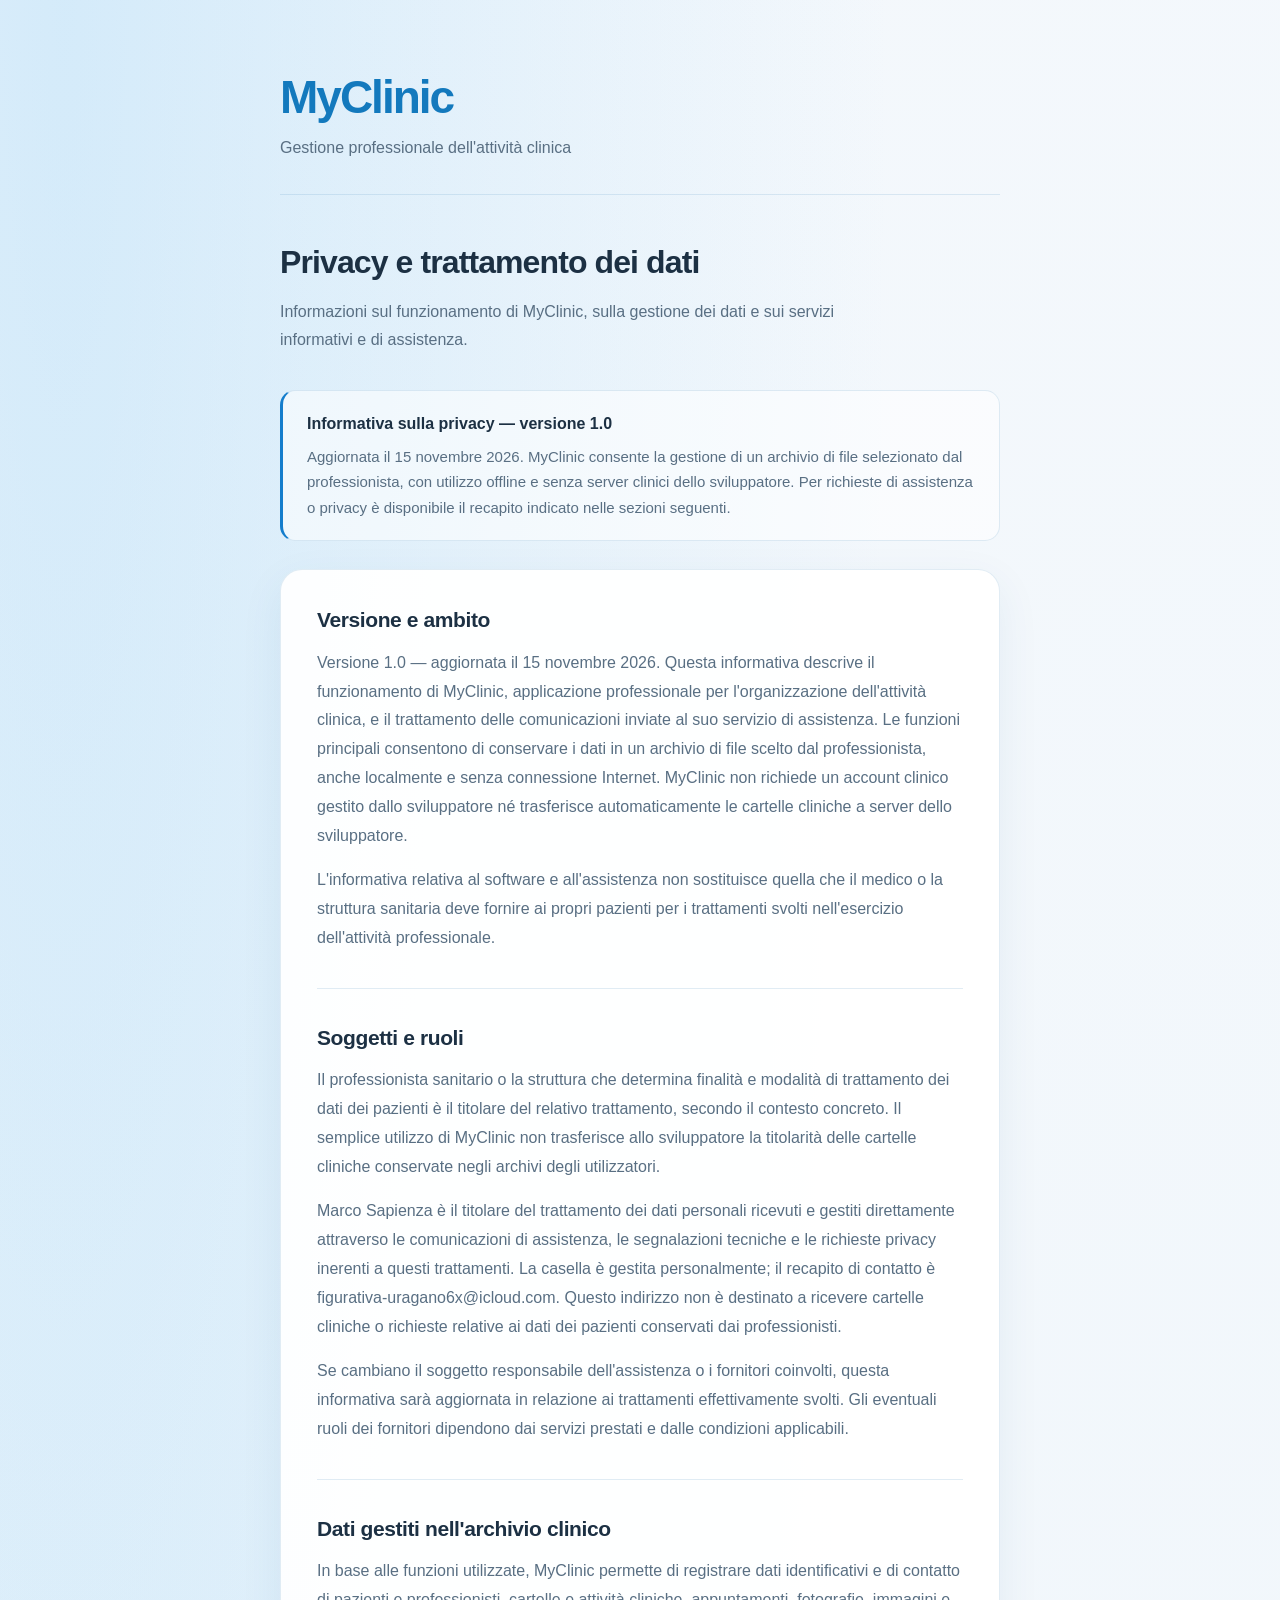
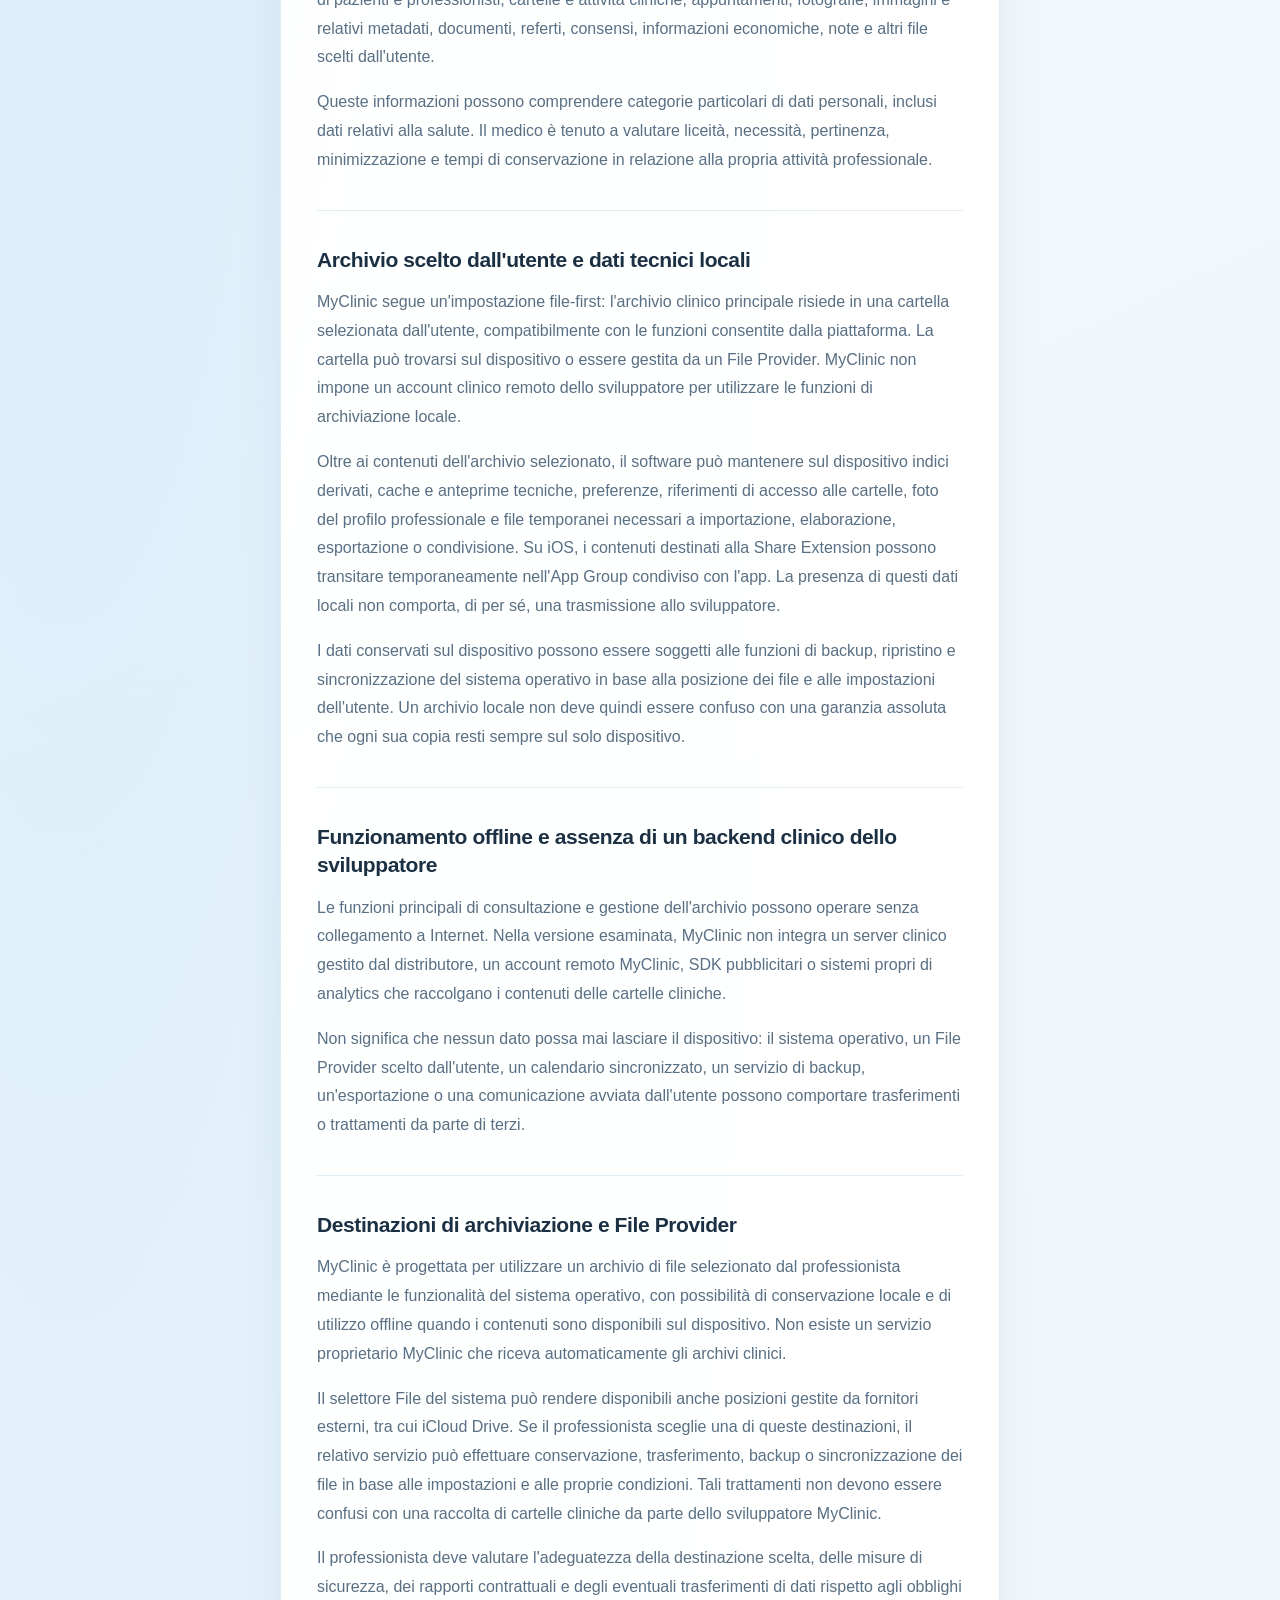
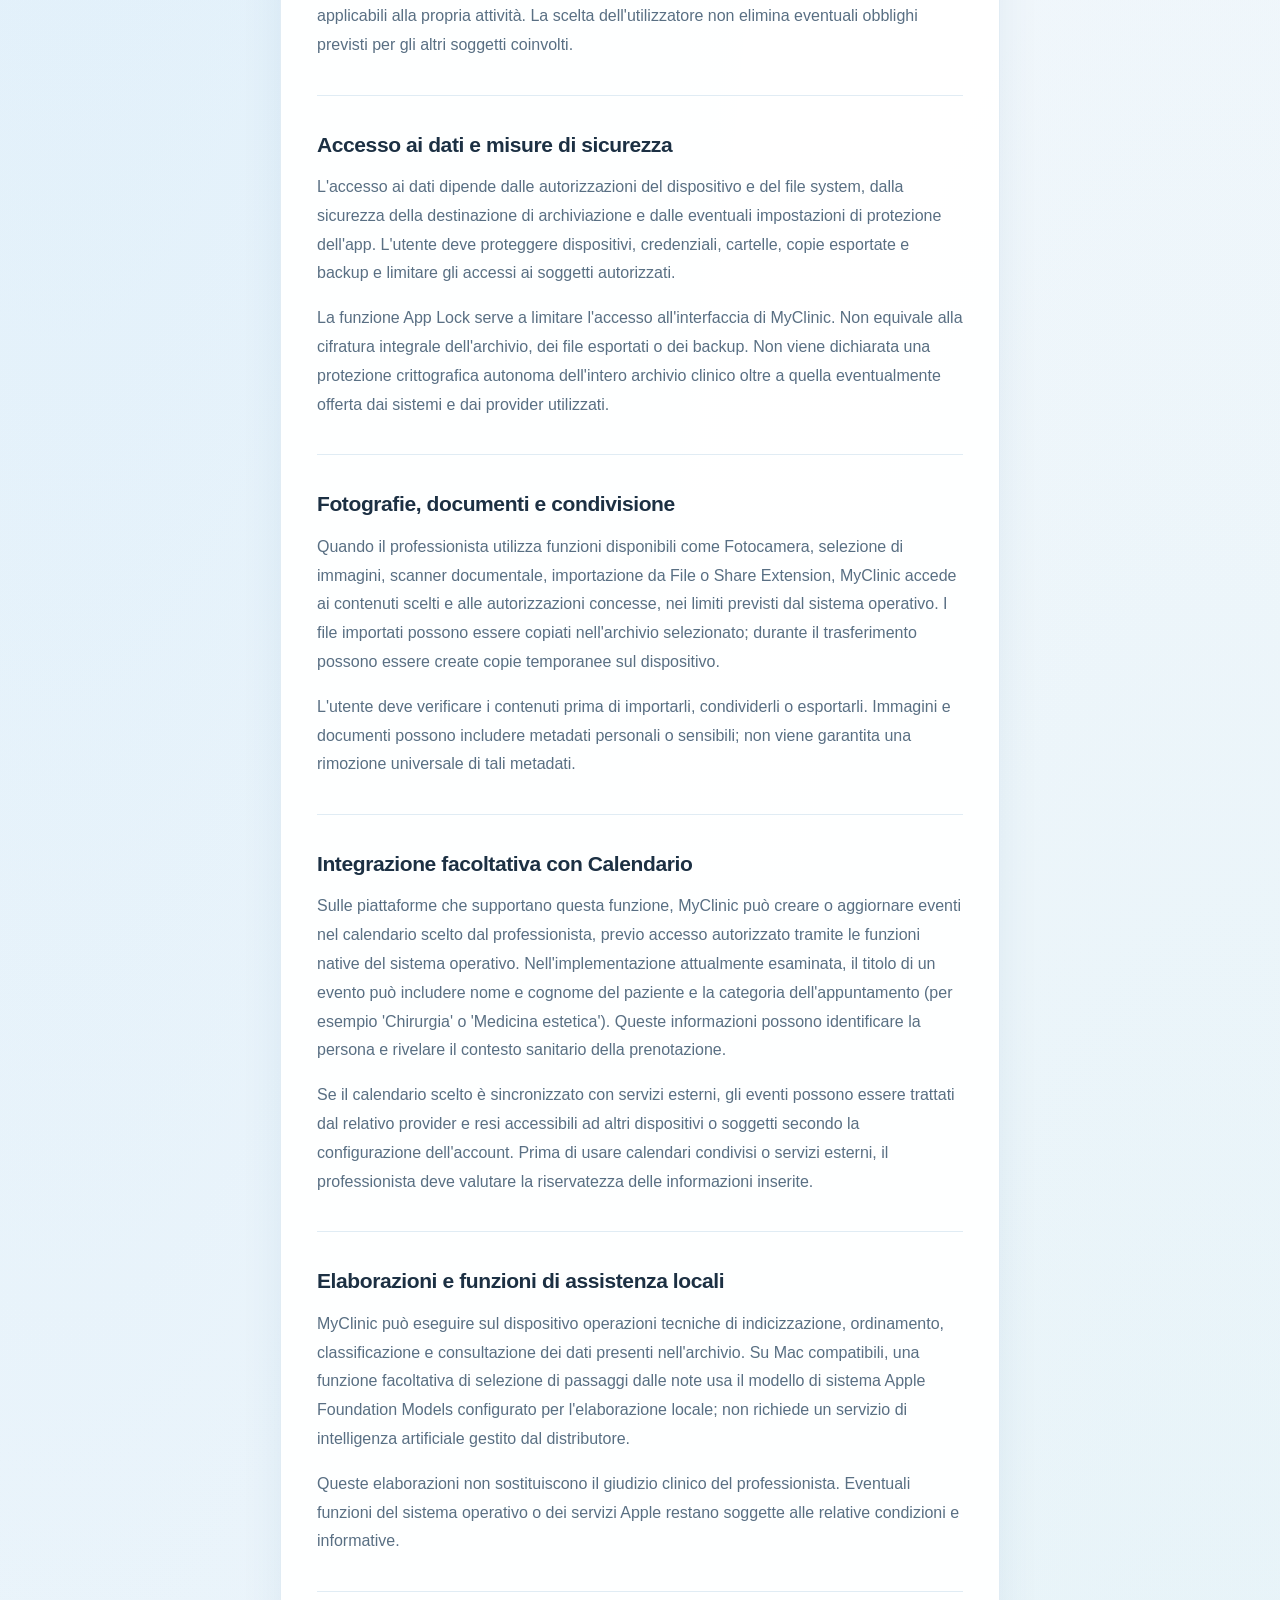
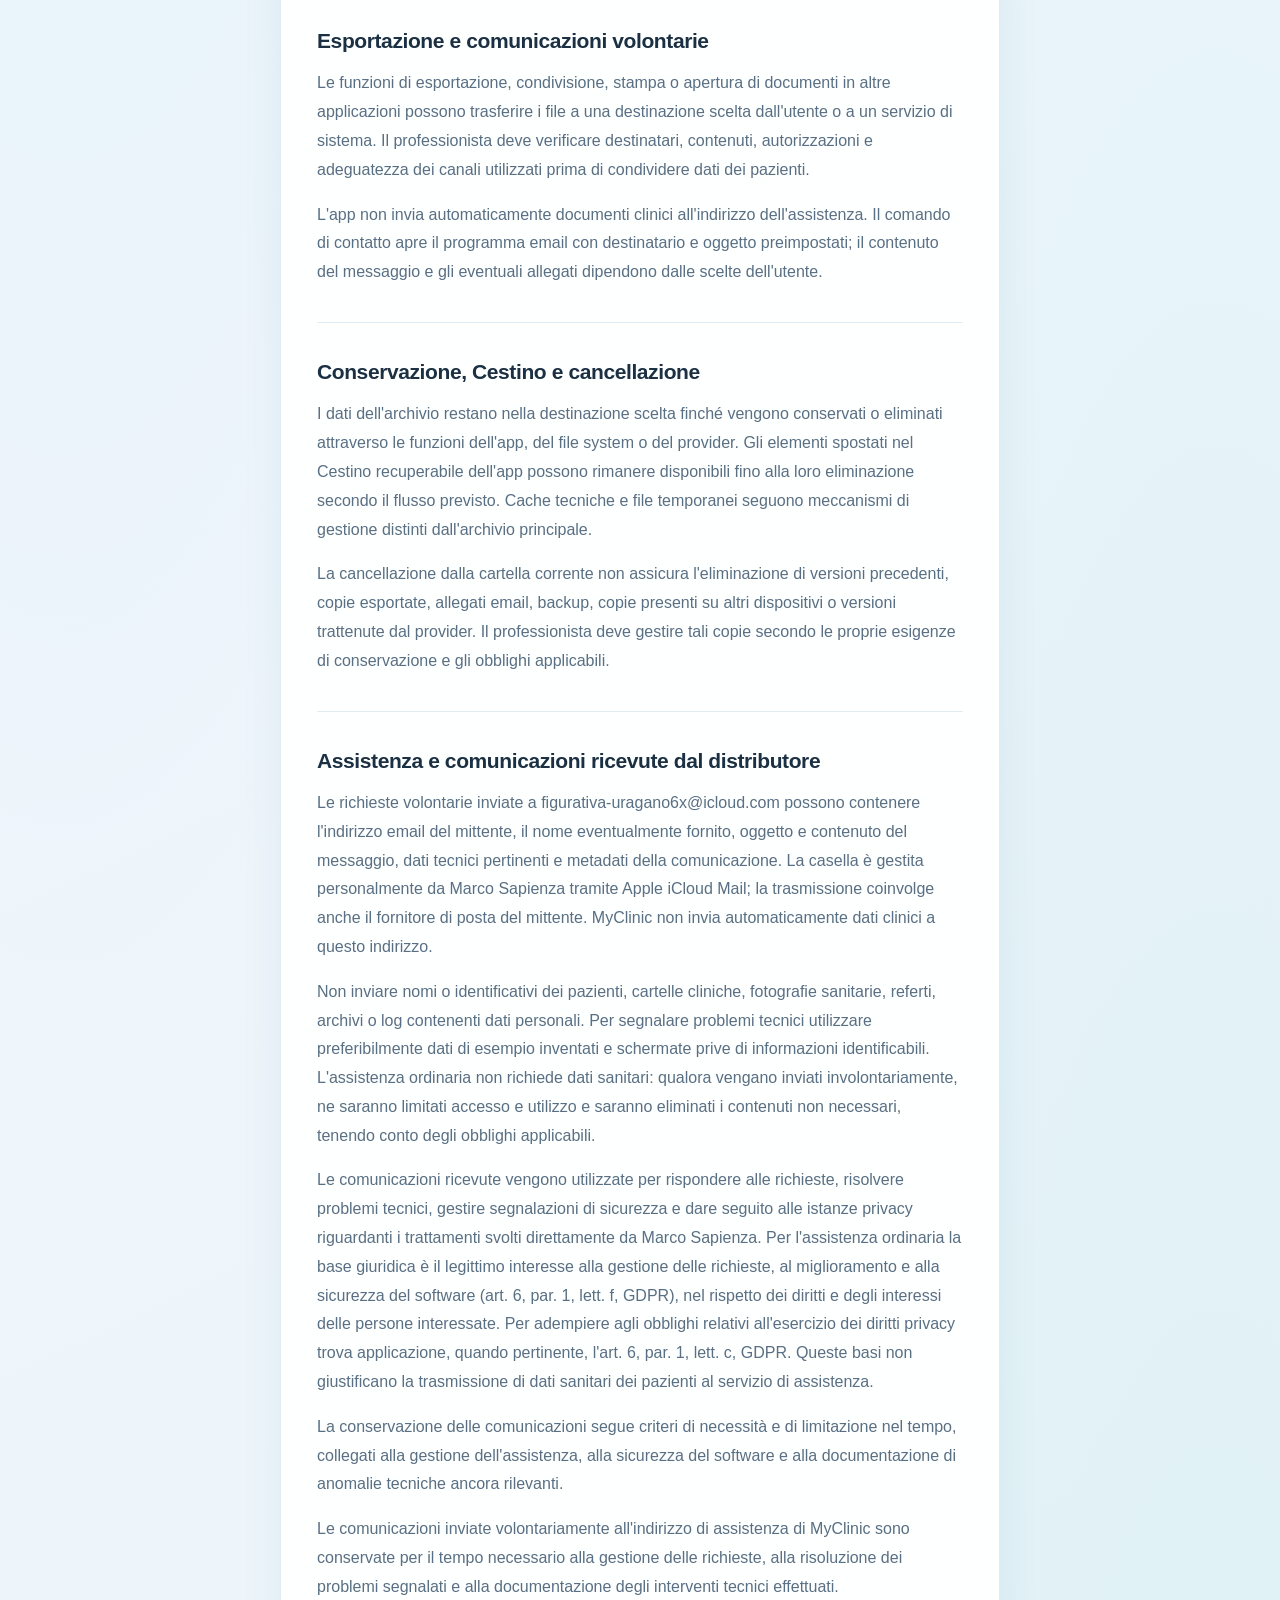
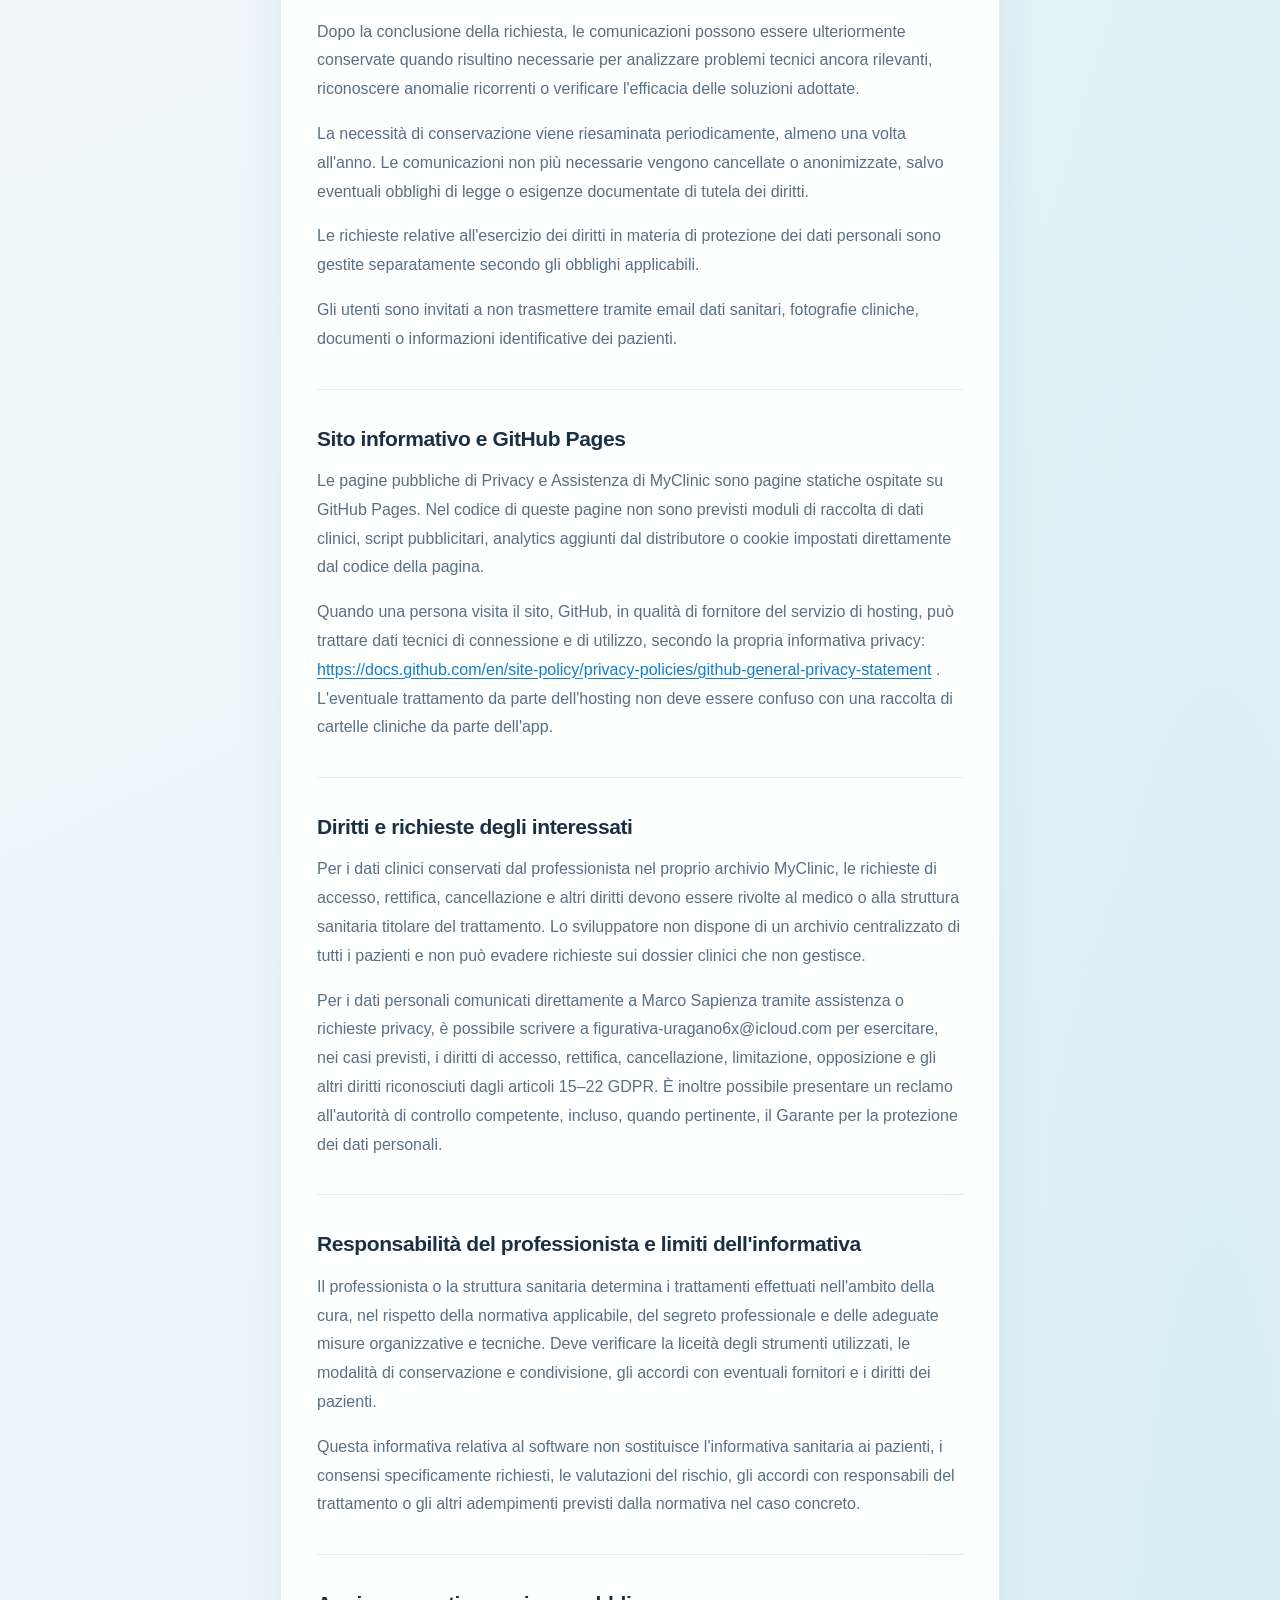
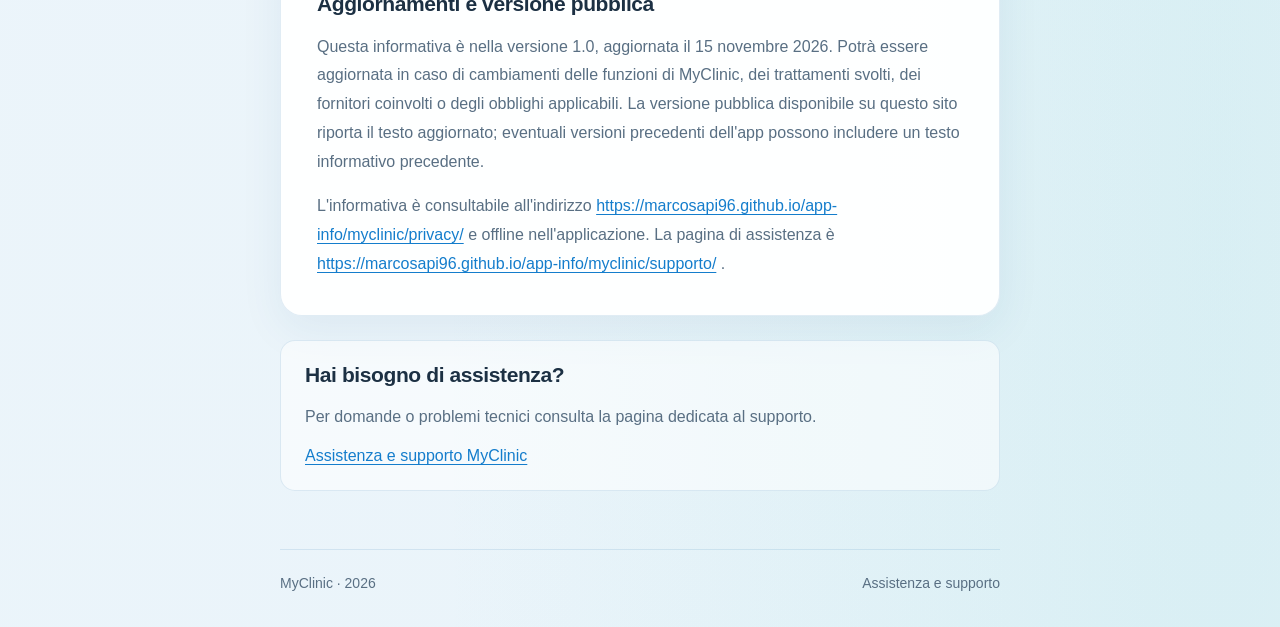
<file: myclinic/privacy/index.html>
<!DOCTYPE html>
<html lang="it">
<head>
<meta charset="UTF-8">
<meta name="viewport" content="width=device-width, initial-scale=1">
<meta name="color-scheme" content="light dark">
<title>MyClinic — Privacy e trattamento dei dati</title>
<meta name="description" content="Informativa privacy MyClinic, versione 1.0, aggiornata il 15 novembre 2026.">
<style>
:root { color-scheme: light; --background:#f4f8fc;--background-end:#eaf4fa;--text:#1c3043;--muted:#596f83;--brand:#1379bd;--accent:#147dcc;--surface:rgba(255,255,255,.94);--surface-soft:rgba(255,255,255,.55);--border:rgba(91,151,194,.18);--shadow:0 14px 44px rgba(31,87,131,.07);--font:-apple-system,BlinkMacSystemFont,"Segoe UI",sans-serif }
* {box-sizing:border-box} html {min-height:100%;scroll-behavior:smooth} body{margin:0;min-height:100vh;font-family:var(--font);font-size:16px;font-weight:400;line-height:1.65;color:var(--text);-webkit-font-smoothing:antialiased;background:radial-gradient(ellipse at 5% 0%,rgba(127,199,244,.27),transparent 48%),radial-gradient(ellipse at 95% 95%,rgba(113,208,208,.15),transparent 45%),linear-gradient(155deg,var(--background),var(--background-end))}
a{color:var(--accent);text-underline-offset:3px} a:focus-visible{outline:3px solid var(--accent);outline-offset:4px;border-radius:3px} .container{width:min(calc(100% - 40px),720px);margin:0 auto;padding:72px 0 32px}.site-header{padding-bottom:34px;margin-bottom:48px;border-bottom:1px solid var(--border)} .brand{margin:0;font-size:46px;font-weight:700;letter-spacing:-2px;line-height:1.1;color:var(--brand)}.brand-description{margin:12px 0 0;font-size:16px;line-height:1.6;color:var(--muted)}
h1,h2,p{overflow-wrap:break-word} h1{margin:0 0 16px;font-size:32px;font-weight:700;letter-spacing:-.9px;line-height:1.2}h2{margin:0 0 14px;font-size:21px;font-weight:600;letter-spacing:-.4px;line-height:1.35}.intro{max-width:620px;margin:0 0 36px;font-size:16px;line-height:1.75;color:var(--muted)}
.policy-document,.support-card{padding:36px;border:1px solid var(--border);border-radius:22px;background:var(--surface);box-shadow:var(--shadow)}.policy-section+.policy-section{margin-top:35px;padding-top:35px;border-top:1px solid var(--border)}.policy-section p,.support-card p{margin:0 0 16px;font-size:16px;line-height:1.8;color:var(--muted)}.policy-section p:last-child{margin-bottom:0}
.draft-notice,.privacy-notice,.links-section{margin-bottom:28px;padding:20px 24px;border:1px solid var(--border);border-left:3px solid var(--accent);border-radius:15px;background:var(--surface-soft)}.draft-notice strong{display:block;margin-bottom:7px;font-size:16px;font-weight:600}.draft-notice p,.privacy-notice p{margin:0;font-size:15px;line-height:1.7;color:var(--muted)}.links-section{margin-top:24px;border-left:1px solid var(--border)}.links-section p{margin:0 0 12px;font-size:16px;line-height:1.7;color:var(--muted)}.links-section p:last-child{margin:0}
.support-button{display:inline-flex;align-items:center;justify-content:center;min-height:52px;padding:14px 24px;border-radius:13px;background:linear-gradient(135deg,#2188d1,#126eb8);color:#fff;font-weight:600;text-decoration:none;box-shadow:0 5px 16px rgba(20,125,204,.15)}.support-button:hover{background:linear-gradient(135deg,#147ac3,#0c61a5)}.email-address{display:inline-block;font-weight:500;overflow-wrap:anywhere}
footer{display:flex;justify-content:space-between;flex-wrap:wrap;gap:12px;margin-top:58px;padding-top:22px;border-top:1px solid var(--border);font-size:14px;color:var(--muted)}footer a{color:inherit;text-decoration:none} footer a:hover{color:var(--accent);text-decoration:underline}
@media(max-width:600px){.container{width:min(calc(100% - 32px),720px);padding-top:38px}.site-header{padding-bottom:28px;margin-bottom:36px}.brand{font-size:39px}.brand-description{font-size:15px}h1{font-size:29px}.intro{margin-bottom:28px}.policy-document,.support-card{padding:27px 24px;border-radius:19px}.policy-section+.policy-section{margin-top:30px;padding-top:30px}.support-button{width:100%}footer{margin-top:44px}}
@media(prefers-color-scheme:dark){:root{color-scheme:dark;--background:#101c2a;--background-end:#182b3d;--text:#edf5fb;--muted:#b0c1d0;--brand:#79c5fb;--accent:#82c7fb;--surface:rgba(30,45,62,.96);--surface-soft:rgba(30,45,62,.64);--border:rgba(150,193,225,.16);--shadow:0 14px 44px rgba(0,0,0,.15)}body{background:radial-gradient(ellipse at 5% 0%,rgba(32,95,145,.24),transparent 50%),radial-gradient(ellipse at 95% 95%,rgba(30,102,118,.11),transparent 45%),linear-gradient(155deg,var(--background),var(--background-end))}}
@media(prefers-reduced-motion:reduce){html{scroll-behavior:auto}}
</style>
</head>
<body>
<div class="container">
<header class="site-header">
<div class="brand">MyClinic</div>
<p class="brand-description">Gestione professionale dell'attività clinica</p>
</header>
<main>
<h1>Privacy e trattamento dei dati</h1>
<p class="intro">Informazioni sul funzionamento di MyClinic, sulla gestione dei dati e sui servizi informativi e di assistenza.</p>
<div class="draft-notice" role="note"><strong>Informativa sulla privacy — versione 1.0</strong><p>Aggiornata il 15 novembre 2026. MyClinic consente la gestione di un archivio di file selezionato dal professionista, con utilizzo offline e senza server clinici dello sviluppatore. Per richieste di assistenza o privacy è disponibile il recapito indicato nelle sezioni seguenti.</p></div>
<article class="policy-document">
<section class="policy-section">
<h2>Versione e ambito</h2>
<p>Versione 1.0 — aggiornata il 15 novembre 2026. Questa informativa descrive il funzionamento di MyClinic, applicazione professionale per l&#x27;organizzazione dell&#x27;attività clinica, e il trattamento delle comunicazioni inviate al suo servizio di assistenza. Le funzioni principali consentono di conservare i dati in un archivio di file scelto dal professionista, anche localmente e senza connessione Internet. MyClinic non richiede un account clinico gestito dallo sviluppatore né trasferisce automaticamente le cartelle cliniche a server dello sviluppatore.</p>
<p>L&#x27;informativa relativa al software e all&#x27;assistenza non sostituisce quella che il medico o la struttura sanitaria deve fornire ai propri pazienti per i trattamenti svolti nell&#x27;esercizio dell&#x27;attività professionale.</p>
</section>
<section class="policy-section">
<h2>Soggetti e ruoli</h2>
<p>Il professionista sanitario o la struttura che determina finalità e modalità di trattamento dei dati dei pazienti è il titolare del relativo trattamento, secondo il contesto concreto. Il semplice utilizzo di MyClinic non trasferisce allo sviluppatore la titolarità delle cartelle cliniche conservate negli archivi degli utilizzatori.</p>
<p>Marco Sapienza è il titolare del trattamento dei dati personali ricevuti e gestiti direttamente attraverso le comunicazioni di assistenza, le segnalazioni tecniche e le richieste privacy inerenti a questi trattamenti. La casella è gestita personalmente; il recapito di contatto è figurativa-uragano6x@icloud.com. Questo indirizzo non è destinato a ricevere cartelle cliniche o richieste relative ai dati dei pazienti conservati dai professionisti.</p>
<p>Se cambiano il soggetto responsabile dell&#x27;assistenza o i fornitori coinvolti, questa informativa sarà aggiornata in relazione ai trattamenti effettivamente svolti. Gli eventuali ruoli dei fornitori dipendono dai servizi prestati e dalle condizioni applicabili.</p>
</section>
<section class="policy-section">
<h2>Dati gestiti nell&#x27;archivio clinico</h2>
<p>In base alle funzioni utilizzate, MyClinic permette di registrare dati identificativi e di contatto di pazienti e professionisti, cartelle e attività cliniche, appuntamenti, fotografie, immagini e relativi metadati, documenti, referti, consensi, informazioni economiche, note e altri file scelti dall&#x27;utente.</p>
<p>Queste informazioni possono comprendere categorie particolari di dati personali, inclusi dati relativi alla salute. Il medico è tenuto a valutare liceità, necessità, pertinenza, minimizzazione e tempi di conservazione in relazione alla propria attività professionale.</p>
</section>
<section class="policy-section">
<h2>Archivio scelto dall&#x27;utente e dati tecnici locali</h2>
<p>MyClinic segue un&#x27;impostazione file-first: l&#x27;archivio clinico principale risiede in una cartella selezionata dall&#x27;utente, compatibilmente con le funzioni consentite dalla piattaforma. La cartella può trovarsi sul dispositivo o essere gestita da un File Provider. MyClinic non impone un account clinico remoto dello sviluppatore per utilizzare le funzioni di archiviazione locale.</p>
<p>Oltre ai contenuti dell&#x27;archivio selezionato, il software può mantenere sul dispositivo indici derivati, cache e anteprime tecniche, preferenze, riferimenti di accesso alle cartelle, foto del profilo professionale e file temporanei necessari a importazione, elaborazione, esportazione o condivisione. Su iOS, i contenuti destinati alla Share Extension possono transitare temporaneamente nell&#x27;App Group condiviso con l&#x27;app. La presenza di questi dati locali non comporta, di per sé, una trasmissione allo sviluppatore.</p>
<p>I dati conservati sul dispositivo possono essere soggetti alle funzioni di backup, ripristino e sincronizzazione del sistema operativo in base alla posizione dei file e alle impostazioni dell&#x27;utente. Un archivio locale non deve quindi essere confuso con una garanzia assoluta che ogni sua copia resti sempre sul solo dispositivo.</p>
</section>
<section class="policy-section">
<h2>Funzionamento offline e assenza di un backend clinico dello sviluppatore</h2>
<p>Le funzioni principali di consultazione e gestione dell&#x27;archivio possono operare senza collegamento a Internet. Nella versione esaminata, MyClinic non integra un server clinico gestito dal distributore, un account remoto MyClinic, SDK pubblicitari o sistemi propri di analytics che raccolgano i contenuti delle cartelle cliniche.</p>
<p>Non significa che nessun dato possa mai lasciare il dispositivo: il sistema operativo, un File Provider scelto dall&#x27;utente, un calendario sincronizzato, un servizio di backup, un&#x27;esportazione o una comunicazione avviata dall&#x27;utente possono comportare trasferimenti o trattamenti da parte di terzi.</p>
</section>
<section class="policy-section">
<h2>Destinazioni di archiviazione e File Provider</h2>
<p>MyClinic è progettata per utilizzare un archivio di file selezionato dal professionista mediante le funzionalità del sistema operativo, con possibilità di conservazione locale e di utilizzo offline quando i contenuti sono disponibili sul dispositivo. Non esiste un servizio proprietario MyClinic che riceva automaticamente gli archivi clinici.</p>
<p>Il selettore File del sistema può rendere disponibili anche posizioni gestite da fornitori esterni, tra cui iCloud Drive. Se il professionista sceglie una di queste destinazioni, il relativo servizio può effettuare conservazione, trasferimento, backup o sincronizzazione dei file in base alle impostazioni e alle proprie condizioni. Tali trattamenti non devono essere confusi con una raccolta di cartelle cliniche da parte dello sviluppatore MyClinic.</p>
<p>Il professionista deve valutare l&#x27;adeguatezza della destinazione scelta, delle misure di sicurezza, dei rapporti contrattuali e degli eventuali trasferimenti di dati rispetto agli obblighi applicabili alla propria attività. La scelta dell&#x27;utilizzatore non elimina eventuali obblighi previsti per gli altri soggetti coinvolti.</p>
</section>
<section class="policy-section">
<h2>Accesso ai dati e misure di sicurezza</h2>
<p>L&#x27;accesso ai dati dipende dalle autorizzazioni del dispositivo e del file system, dalla sicurezza della destinazione di archiviazione e dalle eventuali impostazioni di protezione dell&#x27;app. L&#x27;utente deve proteggere dispositivi, credenziali, cartelle, copie esportate e backup e limitare gli accessi ai soggetti autorizzati.</p>
<p>La funzione App Lock serve a limitare l&#x27;accesso all&#x27;interfaccia di MyClinic. Non equivale alla cifratura integrale dell&#x27;archivio, dei file esportati o dei backup. Non viene dichiarata una protezione crittografica autonoma dell&#x27;intero archivio clinico oltre a quella eventualmente offerta dai sistemi e dai provider utilizzati.</p>
</section>
<section class="policy-section">
<h2>Fotografie, documenti e condivisione</h2>
<p>Quando il professionista utilizza funzioni disponibili come Fotocamera, selezione di immagini, scanner documentale, importazione da File o Share Extension, MyClinic accede ai contenuti scelti e alle autorizzazioni concesse, nei limiti previsti dal sistema operativo. I file importati possono essere copiati nell&#x27;archivio selezionato; durante il trasferimento possono essere create copie temporanee sul dispositivo.</p>
<p>L&#x27;utente deve verificare i contenuti prima di importarli, condividerli o esportarli. Immagini e documenti possono includere metadati personali o sensibili; non viene garantita una rimozione universale di tali metadati.</p>
</section>
<section class="policy-section">
<h2>Integrazione facoltativa con Calendario</h2>
<p>Sulle piattaforme che supportano questa funzione, MyClinic può creare o aggiornare eventi nel calendario scelto dal professionista, previo accesso autorizzato tramite le funzioni native del sistema operativo. Nell&#x27;implementazione attualmente esaminata, il titolo di un evento può includere nome e cognome del paziente e la categoria dell&#x27;appuntamento (per esempio &#x27;Chirurgia&#x27; o &#x27;Medicina estetica&#x27;). Queste informazioni possono identificare la persona e rivelare il contesto sanitario della prenotazione.</p>
<p>Se il calendario scelto è sincronizzato con servizi esterni, gli eventi possono essere trattati dal relativo provider e resi accessibili ad altri dispositivi o soggetti secondo la configurazione dell&#x27;account. Prima di usare calendari condivisi o servizi esterni, il professionista deve valutare la riservatezza delle informazioni inserite.</p>
</section>
<section class="policy-section">
<h2>Elaborazioni e funzioni di assistenza locali</h2>
<p>MyClinic può eseguire sul dispositivo operazioni tecniche di indicizzazione, ordinamento, classificazione e consultazione dei dati presenti nell&#x27;archivio. Su Mac compatibili, una funzione facoltativa di selezione di passaggi dalle note usa il modello di sistema Apple Foundation Models configurato per l&#x27;elaborazione locale; non richiede un servizio di intelligenza artificiale gestito dal distributore.</p>
<p>Queste elaborazioni non sostituiscono il giudizio clinico del professionista. Eventuali funzioni del sistema operativo o dei servizi Apple restano soggette alle relative condizioni e informative.</p>
</section>
<section class="policy-section">
<h2>Esportazione e comunicazioni volontarie</h2>
<p>Le funzioni di esportazione, condivisione, stampa o apertura di documenti in altre applicazioni possono trasferire i file a una destinazione scelta dall&#x27;utente o a un servizio di sistema. Il professionista deve verificare destinatari, contenuti, autorizzazioni e adeguatezza dei canali utilizzati prima di condividere dati dei pazienti.</p>
<p>L&#x27;app non invia automaticamente documenti clinici all&#x27;indirizzo dell&#x27;assistenza. Il comando di contatto apre il programma email con destinatario e oggetto preimpostati; il contenuto del messaggio e gli eventuali allegati dipendono dalle scelte dell&#x27;utente.</p>
</section>
<section class="policy-section">
<h2>Conservazione, Cestino e cancellazione</h2>
<p>I dati dell&#x27;archivio restano nella destinazione scelta finché vengono conservati o eliminati attraverso le funzioni dell&#x27;app, del file system o del provider. Gli elementi spostati nel Cestino recuperabile dell&#x27;app possono rimanere disponibili fino alla loro eliminazione secondo il flusso previsto. Cache tecniche e file temporanei seguono meccanismi di gestione distinti dall&#x27;archivio principale.</p>
<p>La cancellazione dalla cartella corrente non assicura l&#x27;eliminazione di versioni precedenti, copie esportate, allegati email, backup, copie presenti su altri dispositivi o versioni trattenute dal provider. Il professionista deve gestire tali copie secondo le proprie esigenze di conservazione e gli obblighi applicabili.</p>
</section>
<section class="policy-section">
<h2>Assistenza e comunicazioni ricevute dal distributore</h2>
<p>Le richieste volontarie inviate a figurativa-uragano6x@icloud.com possono contenere l&#x27;indirizzo email del mittente, il nome eventualmente fornito, oggetto e contenuto del messaggio, dati tecnici pertinenti e metadati della comunicazione. La casella è gestita personalmente da Marco Sapienza tramite Apple iCloud Mail; la trasmissione coinvolge anche il fornitore di posta del mittente. MyClinic non invia automaticamente dati clinici a questo indirizzo.</p>
<p>Non inviare nomi o identificativi dei pazienti, cartelle cliniche, fotografie sanitarie, referti, archivi o log contenenti dati personali. Per segnalare problemi tecnici utilizzare preferibilmente dati di esempio inventati e schermate prive di informazioni identificabili. L&#x27;assistenza ordinaria non richiede dati sanitari: qualora vengano inviati involontariamente, ne saranno limitati accesso e utilizzo e saranno eliminati i contenuti non necessari, tenendo conto degli obblighi applicabili.</p>
<p>Le comunicazioni ricevute vengono utilizzate per rispondere alle richieste, risolvere problemi tecnici, gestire segnalazioni di sicurezza e dare seguito alle istanze privacy riguardanti i trattamenti svolti direttamente da Marco Sapienza. Per l&#x27;assistenza ordinaria la base giuridica è il legittimo interesse alla gestione delle richieste, al miglioramento e alla sicurezza del software (art. 6, par. 1, lett. f, GDPR), nel rispetto dei diritti e degli interessi delle persone interessate. Per adempiere agli obblighi relativi all&#x27;esercizio dei diritti privacy trova applicazione, quando pertinente, l&#x27;art. 6, par. 1, lett. c, GDPR. Queste basi non giustificano la trasmissione di dati sanitari dei pazienti al servizio di assistenza.</p>
<p>La conservazione delle comunicazioni segue criteri di necessità e di limitazione nel tempo, collegati alla gestione dell&#x27;assistenza, alla sicurezza del software e alla documentazione di anomalie tecniche ancora rilevanti.</p>
<p>Le comunicazioni inviate volontariamente all&#x27;indirizzo di assistenza di MyClinic sono conservate per il tempo necessario alla gestione delle richieste, alla risoluzione dei problemi segnalati e alla documentazione degli interventi tecnici effettuati.</p>
<p>Dopo la conclusione della richiesta, le comunicazioni possono essere ulteriormente conservate quando risultino necessarie per analizzare problemi tecnici ancora rilevanti, riconoscere anomalie ricorrenti o verificare l&#x27;efficacia delle soluzioni adottate.</p>
<p>La necessità di conservazione viene riesaminata periodicamente, almeno una volta all&#x27;anno. Le comunicazioni non più necessarie vengono cancellate o anonimizzate, salvo eventuali obblighi di legge o esigenze documentate di tutela dei diritti.</p>
<p>Le richieste relative all&#x27;esercizio dei diritti in materia di protezione dei dati personali sono gestite separatamente secondo gli obblighi applicabili.</p>
<p>Gli utenti sono invitati a non trasmettere tramite email dati sanitari, fotografie cliniche, documenti o informazioni identificative dei pazienti.</p>
</section>
<section class="policy-section">
<h2>Sito informativo e GitHub Pages</h2>
<p>Le pagine pubbliche di Privacy e Assistenza di MyClinic sono pagine statiche ospitate su GitHub Pages. Nel codice di queste pagine non sono previsti moduli di raccolta di dati clinici, script pubblicitari, analytics aggiunti dal distributore o cookie impostati direttamente dal codice della pagina.</p>
<p>Quando una persona visita il sito, GitHub, in qualità di fornitore del servizio di hosting, può trattare dati tecnici di connessione e di utilizzo, secondo la propria informativa privacy: <a href="https://docs.github.com/en/site-policy/privacy-policies/github-general-privacy-statement" rel="noopener noreferrer">https://docs.github.com/en/site-policy/privacy-policies/github-general-privacy-statement</a> . L&#x27;eventuale trattamento da parte dell&#x27;hosting non deve essere confuso con una raccolta di cartelle cliniche da parte dell&#x27;app.</p>
</section>
<section class="policy-section">
<h2>Diritti e richieste degli interessati</h2>
<p>Per i dati clinici conservati dal professionista nel proprio archivio MyClinic, le richieste di accesso, rettifica, cancellazione e altri diritti devono essere rivolte al medico o alla struttura sanitaria titolare del trattamento. Lo sviluppatore non dispone di un archivio centralizzato di tutti i pazienti e non può evadere richieste sui dossier clinici che non gestisce.</p>
<p>Per i dati personali comunicati direttamente a Marco Sapienza tramite assistenza o richieste privacy, è possibile scrivere a figurativa-uragano6x@icloud.com per esercitare, nei casi previsti, i diritti di accesso, rettifica, cancellazione, limitazione, opposizione e gli altri diritti riconosciuti dagli articoli 15–22 GDPR. È inoltre possibile presentare un reclamo all&#x27;autorità di controllo competente, incluso, quando pertinente, il Garante per la protezione dei dati personali.</p>
</section>
<section class="policy-section">
<h2>Responsabilità del professionista e limiti dell&#x27;informativa</h2>
<p>Il professionista o la struttura sanitaria determina i trattamenti effettuati nell&#x27;ambito della cura, nel rispetto della normativa applicabile, del segreto professionale e delle adeguate misure organizzative e tecniche. Deve verificare la liceità degli strumenti utilizzati, le modalità di conservazione e condivisione, gli accordi con eventuali fornitori e i diritti dei pazienti.</p>
<p>Questa informativa relativa al software non sostituisce l&#x27;informativa sanitaria ai pazienti, i consensi specificamente richiesti, le valutazioni del rischio, gli accordi con responsabili del trattamento o gli altri adempimenti previsti dalla normativa nel caso concreto.</p>
</section>
<section class="policy-section">
<h2>Aggiornamenti e versione pubblica</h2>
<p>Questa informativa è nella versione 1.0, aggiornata il 15 novembre 2026. Potrà essere aggiornata in caso di cambiamenti delle funzioni di MyClinic, dei trattamenti svolti, dei fornitori coinvolti o degli obblighi applicabili. La versione pubblica disponibile su questo sito riporta il testo aggiornato; eventuali versioni precedenti dell&#x27;app possono includere un testo informativo precedente.</p>
<p>L&#x27;informativa è consultabile all&#x27;indirizzo <a href="https://marcosapi96.github.io/app-info/myclinic/privacy/">https://marcosapi96.github.io/app-info/myclinic/privacy/</a> e offline nell&#x27;applicazione. La pagina di assistenza è <a href="https://marcosapi96.github.io/app-info/myclinic/supporto/">https://marcosapi96.github.io/app-info/myclinic/supporto/</a> .</p>
</section>
</article>
<section class="links-section"><h2>Hai bisogno di assistenza?</h2><p>Per domande o problemi tecnici consulta la pagina dedicata al supporto.</p><p><a href="../supporto/">Assistenza e supporto MyClinic</a></p></section>
</main>
<footer><span>MyClinic · 2026</span><a href="../supporto/">Assistenza e supporto</a></footer>
</div>
</body>
</html>
</file>
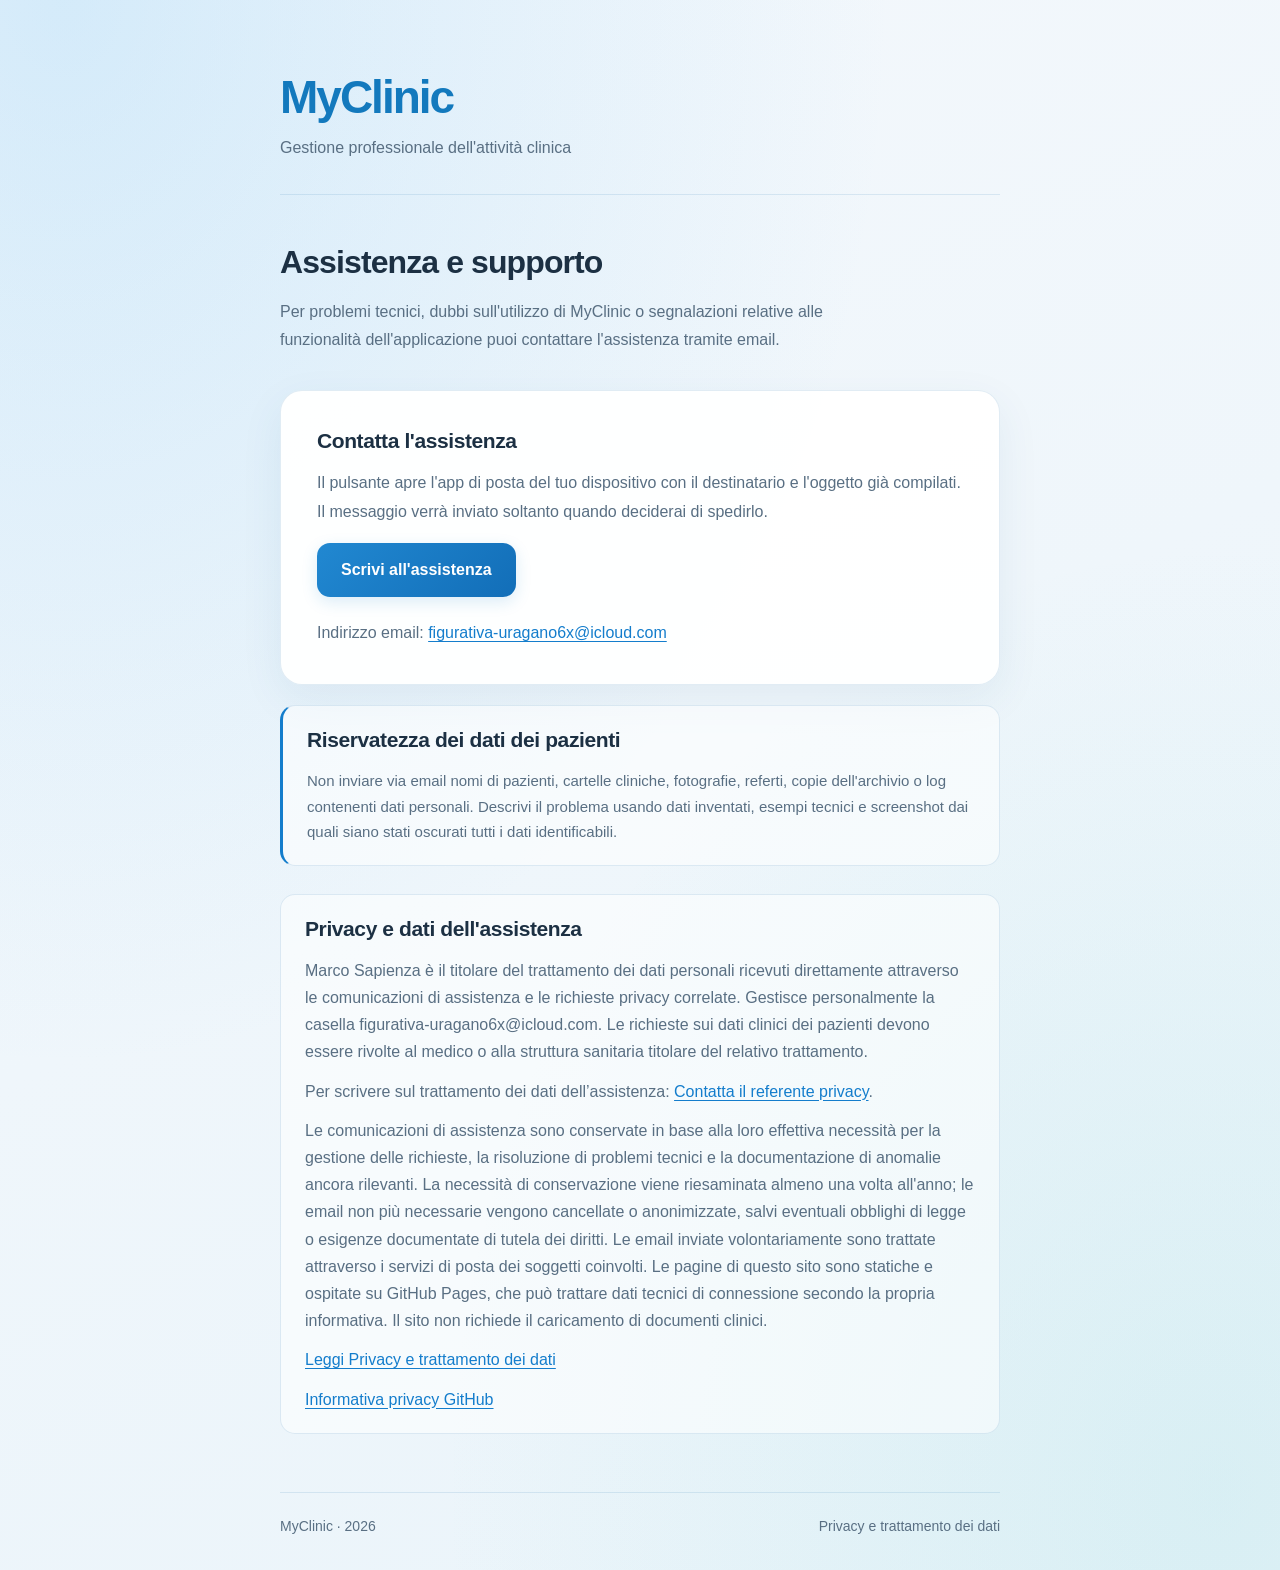
<file: myclinic/supporto/index.html>
<!DOCTYPE html>
<html lang="it">
<head>
<meta charset="UTF-8">
<meta name="viewport" content="width=device-width, initial-scale=1">
<meta name="color-scheme" content="light dark">
<title>MyClinic — Assistenza e supporto</title>
<meta name="description" content="Assistenza MyClinic, contatto email e indicazioni per non inviare dati clinici.">
<style>
:root { color-scheme: light; --background:#f4f8fc;--background-end:#eaf4fa;--text:#1c3043;--muted:#596f83;--brand:#1379bd;--accent:#147dcc;--surface:rgba(255,255,255,.94);--surface-soft:rgba(255,255,255,.55);--border:rgba(91,151,194,.18);--shadow:0 14px 44px rgba(31,87,131,.07);--font:-apple-system,BlinkMacSystemFont,"Segoe UI",sans-serif }
* {box-sizing:border-box} html {min-height:100%;scroll-behavior:smooth} body{margin:0;min-height:100vh;font-family:var(--font);font-size:16px;font-weight:400;line-height:1.65;color:var(--text);-webkit-font-smoothing:antialiased;background:radial-gradient(ellipse at 5% 0%,rgba(127,199,244,.27),transparent 48%),radial-gradient(ellipse at 95% 95%,rgba(113,208,208,.15),transparent 45%),linear-gradient(155deg,var(--background),var(--background-end))}
a{color:var(--accent);text-underline-offset:3px} a:focus-visible{outline:3px solid var(--accent);outline-offset:4px;border-radius:3px} .container{width:min(calc(100% - 40px),720px);margin:0 auto;padding:72px 0 32px}.site-header{padding-bottom:34px;margin-bottom:48px;border-bottom:1px solid var(--border)} .brand{margin:0;font-size:46px;font-weight:700;letter-spacing:-2px;line-height:1.1;color:var(--brand)}.brand-description{margin:12px 0 0;font-size:16px;line-height:1.6;color:var(--muted)}
h1,h2,p{overflow-wrap:break-word} h1{margin:0 0 16px;font-size:32px;font-weight:700;letter-spacing:-.9px;line-height:1.2}h2{margin:0 0 14px;font-size:21px;font-weight:600;letter-spacing:-.4px;line-height:1.35}.intro{max-width:620px;margin:0 0 36px;font-size:16px;line-height:1.75;color:var(--muted)}
.policy-document,.support-card{padding:36px;border:1px solid var(--border);border-radius:22px;background:var(--surface);box-shadow:var(--shadow)}.policy-section+.policy-section{margin-top:35px;padding-top:35px;border-top:1px solid var(--border)}.policy-section p,.support-card p{margin:0 0 16px;font-size:16px;line-height:1.8;color:var(--muted)}.policy-section p:last-child{margin-bottom:0}
.draft-notice,.privacy-notice,.links-section{margin-bottom:28px;padding:20px 24px;border:1px solid var(--border);border-left:3px solid var(--accent);border-radius:15px;background:var(--surface-soft)}.draft-notice strong{display:block;margin-bottom:7px;font-size:16px;font-weight:600}.draft-notice p,.privacy-notice p{margin:0;font-size:15px;line-height:1.7;color:var(--muted)}.links-section{margin-top:24px;border-left:1px solid var(--border)}.links-section p{margin:0 0 12px;font-size:16px;line-height:1.7;color:var(--muted)}.links-section p:last-child{margin:0}
.support-button{display:inline-flex;align-items:center;justify-content:center;min-height:52px;padding:14px 24px;border-radius:13px;background:linear-gradient(135deg,#2188d1,#126eb8);color:#fff;font-weight:600;text-decoration:none;box-shadow:0 5px 16px rgba(20,125,204,.15)}.support-button:hover{background:linear-gradient(135deg,#147ac3,#0c61a5)}.email-address{display:inline-block;font-weight:500;overflow-wrap:anywhere}
footer{display:flex;justify-content:space-between;flex-wrap:wrap;gap:12px;margin-top:58px;padding-top:22px;border-top:1px solid var(--border);font-size:14px;color:var(--muted)}footer a{color:inherit;text-decoration:none} footer a:hover{color:var(--accent);text-decoration:underline}
@media(max-width:600px){.container{width:min(calc(100% - 32px),720px);padding-top:38px}.site-header{padding-bottom:28px;margin-bottom:36px}.brand{font-size:39px}.brand-description{font-size:15px}h1{font-size:29px}.intro{margin-bottom:28px}.policy-document,.support-card{padding:27px 24px;border-radius:19px}.policy-section+.policy-section{margin-top:30px;padding-top:30px}.support-button{width:100%}footer{margin-top:44px}}
@media(prefers-color-scheme:dark){:root{color-scheme:dark;--background:#101c2a;--background-end:#182b3d;--text:#edf5fb;--muted:#b0c1d0;--brand:#79c5fb;--accent:#82c7fb;--surface:rgba(30,45,62,.96);--surface-soft:rgba(30,45,62,.64);--border:rgba(150,193,225,.16);--shadow:0 14px 44px rgba(0,0,0,.15)}body{background:radial-gradient(ellipse at 5% 0%,rgba(32,95,145,.24),transparent 50%),radial-gradient(ellipse at 95% 95%,rgba(30,102,118,.11),transparent 45%),linear-gradient(155deg,var(--background),var(--background-end))}}
@media(prefers-reduced-motion:reduce){html{scroll-behavior:auto}}
</style>
</head>
<body>
<div class="container">
<header class="site-header">
<div class="brand">MyClinic</div>
<p class="brand-description">Gestione professionale dell'attività clinica</p>
</header>
<main>
<h1>Assistenza e supporto</h1>
<p class="intro">Per problemi tecnici, dubbi sull'utilizzo di MyClinic o segnalazioni relative alle funzionalità dell'applicazione puoi contattare l'assistenza tramite email.</p>
<section class="support-card">
<h2>Contatta l'assistenza</h2>
<p>Il pulsante apre l'app di posta del tuo dispositivo con il destinatario e l'oggetto già compilati. Il messaggio verrà inviato soltanto quando deciderai di spedirlo.</p>
<a class="support-button" href="mailto:figurativa-uragano6x@icloud.com?subject=MyClinic%20%E2%80%94%20Richiesta%20di%20assistenza">Scrivi all'assistenza</a>
<p style="margin:22px 0 0">Indirizzo email: <a class="email-address" href="mailto:figurativa-uragano6x@icloud.com">figurativa-uragano6x@icloud.com</a></p>
</section>
<aside class="privacy-notice" style="margin-top:20px">
<h2>Riservatezza dei dati dei pazienti</h2>
<p>Non inviare via email nomi di pazienti, cartelle cliniche, fotografie, referti, copie dell'archivio o log contenenti dati personali. Descrivi il problema usando dati inventati, esempi tecnici e screenshot dai quali siano stati oscurati tutti i dati identificabili.</p>
</aside>
<section class="links-section">
<h2>Privacy e dati dell'assistenza</h2>
<p>Marco Sapienza è il titolare del trattamento dei dati personali ricevuti direttamente attraverso le comunicazioni di assistenza e le richieste privacy correlate. Gestisce personalmente la casella figurativa-uragano6x@icloud.com. Le richieste sui dati clinici dei pazienti devono essere rivolte al medico o alla struttura sanitaria titolare del relativo trattamento.</p>
<p>Per scrivere sul trattamento dei dati dell’assistenza: <a href="mailto:figurativa-uragano6x@icloud.com?subject=MyClinic%20-%20Richiesta%20privacy">Contatta il referente privacy</a>.</p>
<p>Le comunicazioni di assistenza sono conservate in base alla loro effettiva necessità per la gestione delle richieste, la risoluzione di problemi tecnici e la documentazione di anomalie ancora rilevanti. La necessità di conservazione viene riesaminata almeno una volta all'anno; le email non più necessarie vengono cancellate o anonimizzate, salvi eventuali obblighi di legge o esigenze documentate di tutela dei diritti. Le email inviate volontariamente sono trattate attraverso i servizi di posta dei soggetti coinvolti. Le pagine di questo sito sono statiche e ospitate su GitHub Pages, che può trattare dati tecnici di connessione secondo la propria informativa. Il sito non richiede il caricamento di documenti clinici.</p>
<p><a href="../privacy/">Leggi Privacy e trattamento dei dati</a></p>
<p><a href="https://docs.github.com/en/site-policy/privacy-policies/github-general-privacy-statement" rel="noopener noreferrer">Informativa privacy GitHub</a></p>
</section>
</main>
<footer><span>MyClinic · 2026</span><a href="../privacy/">Privacy e trattamento dei dati</a></footer>
</div>
</body>
</html>
</file>
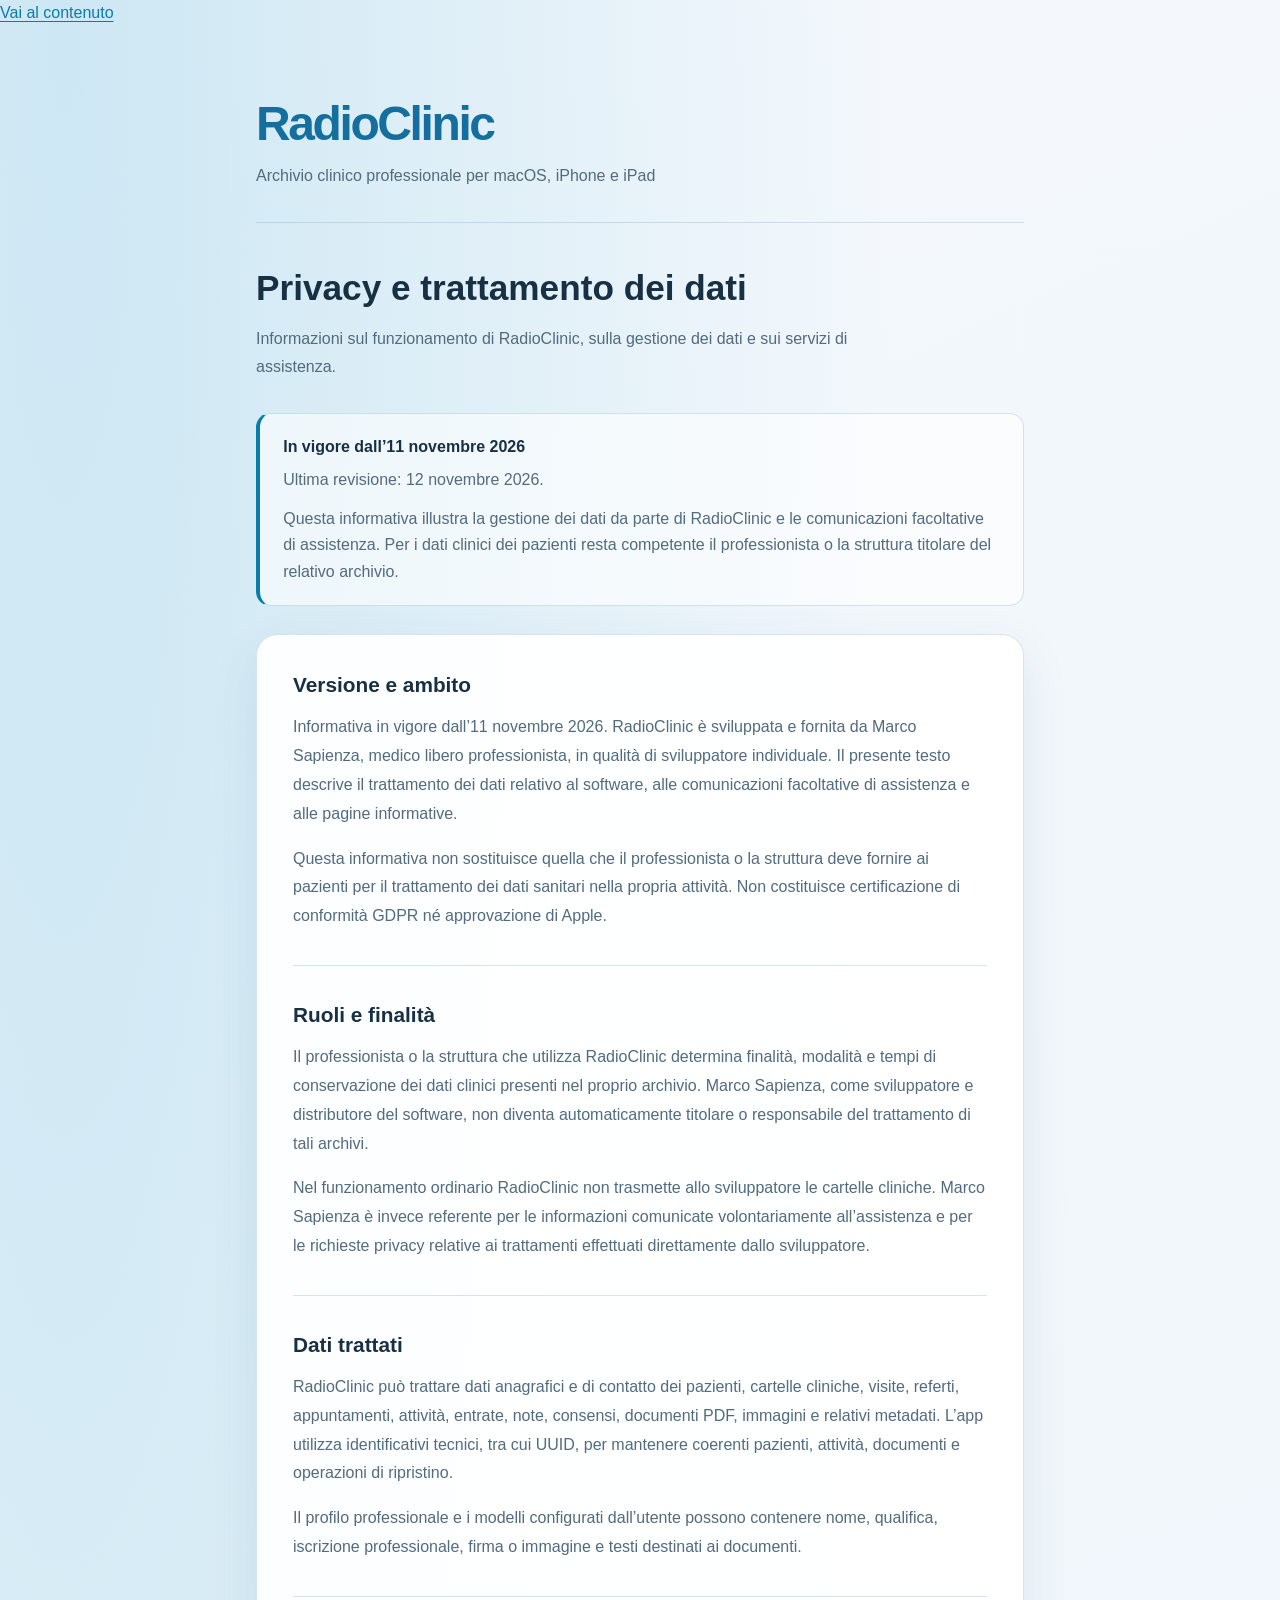
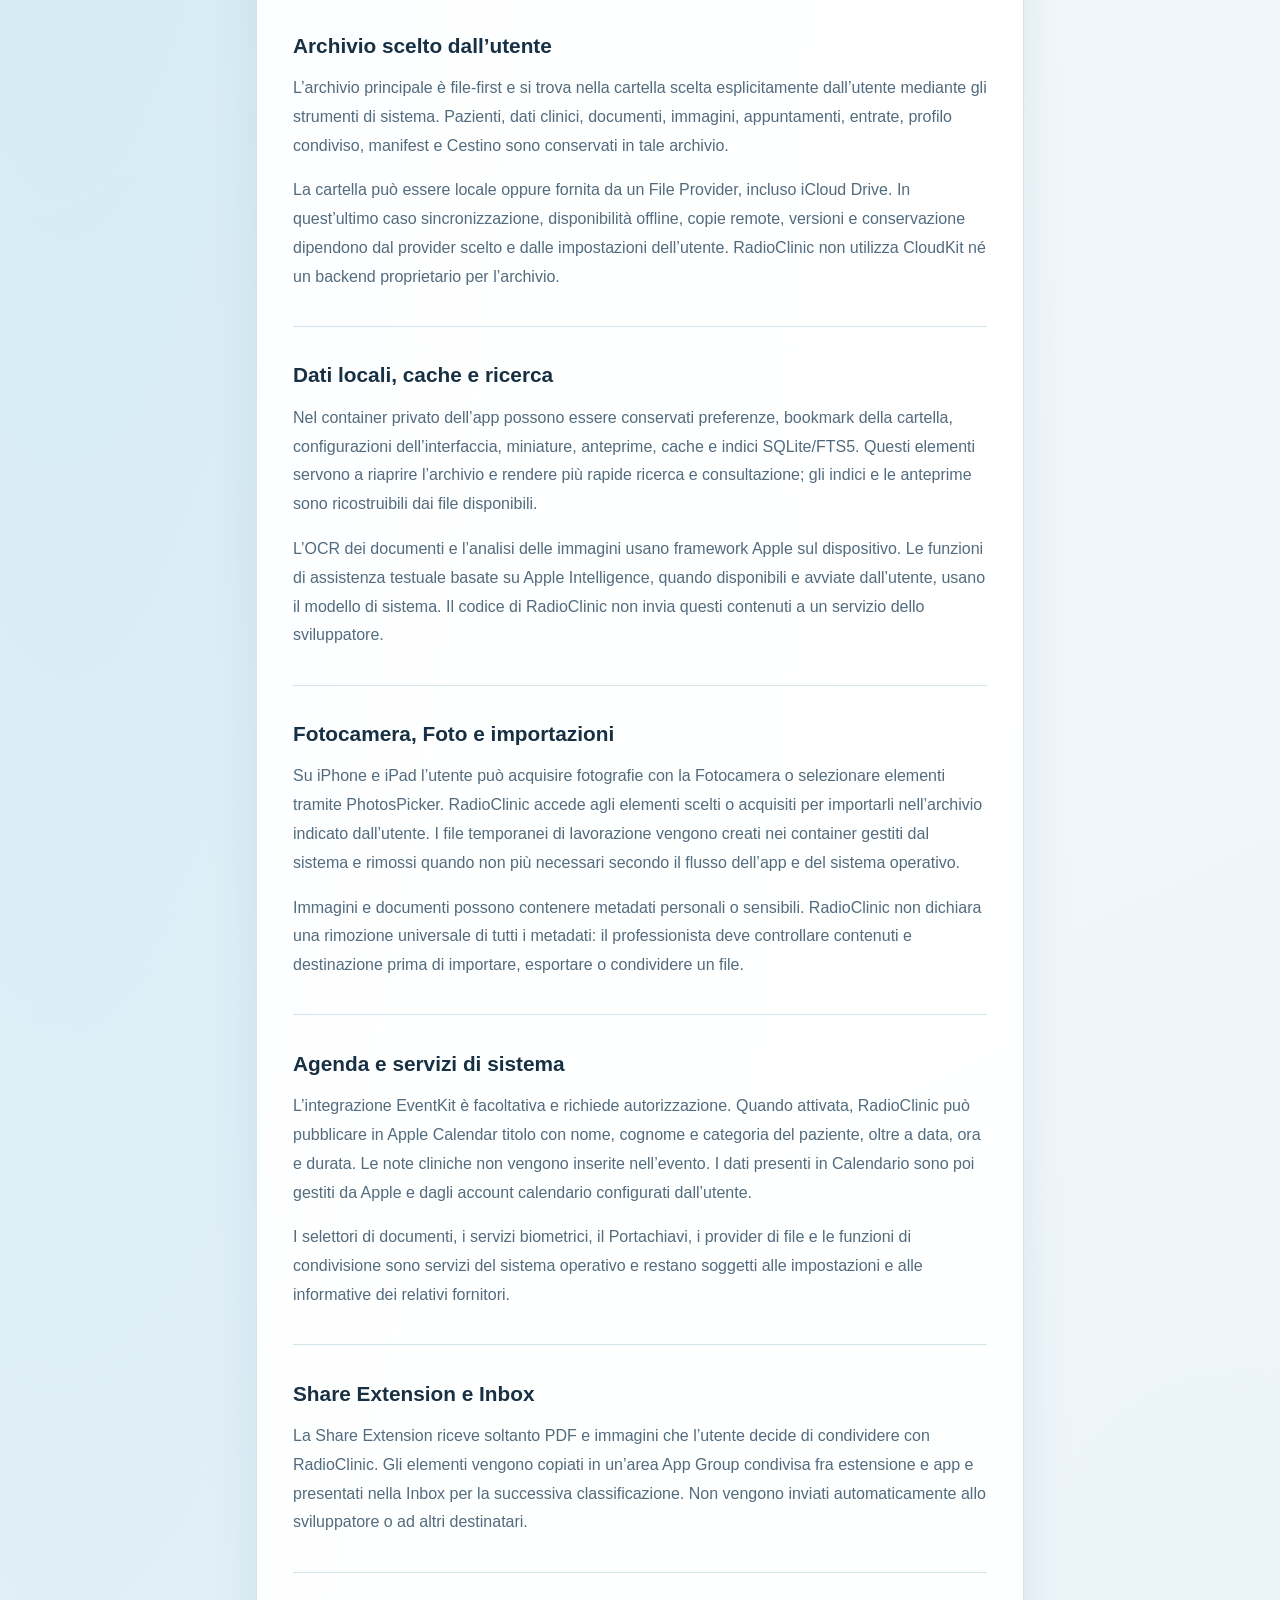
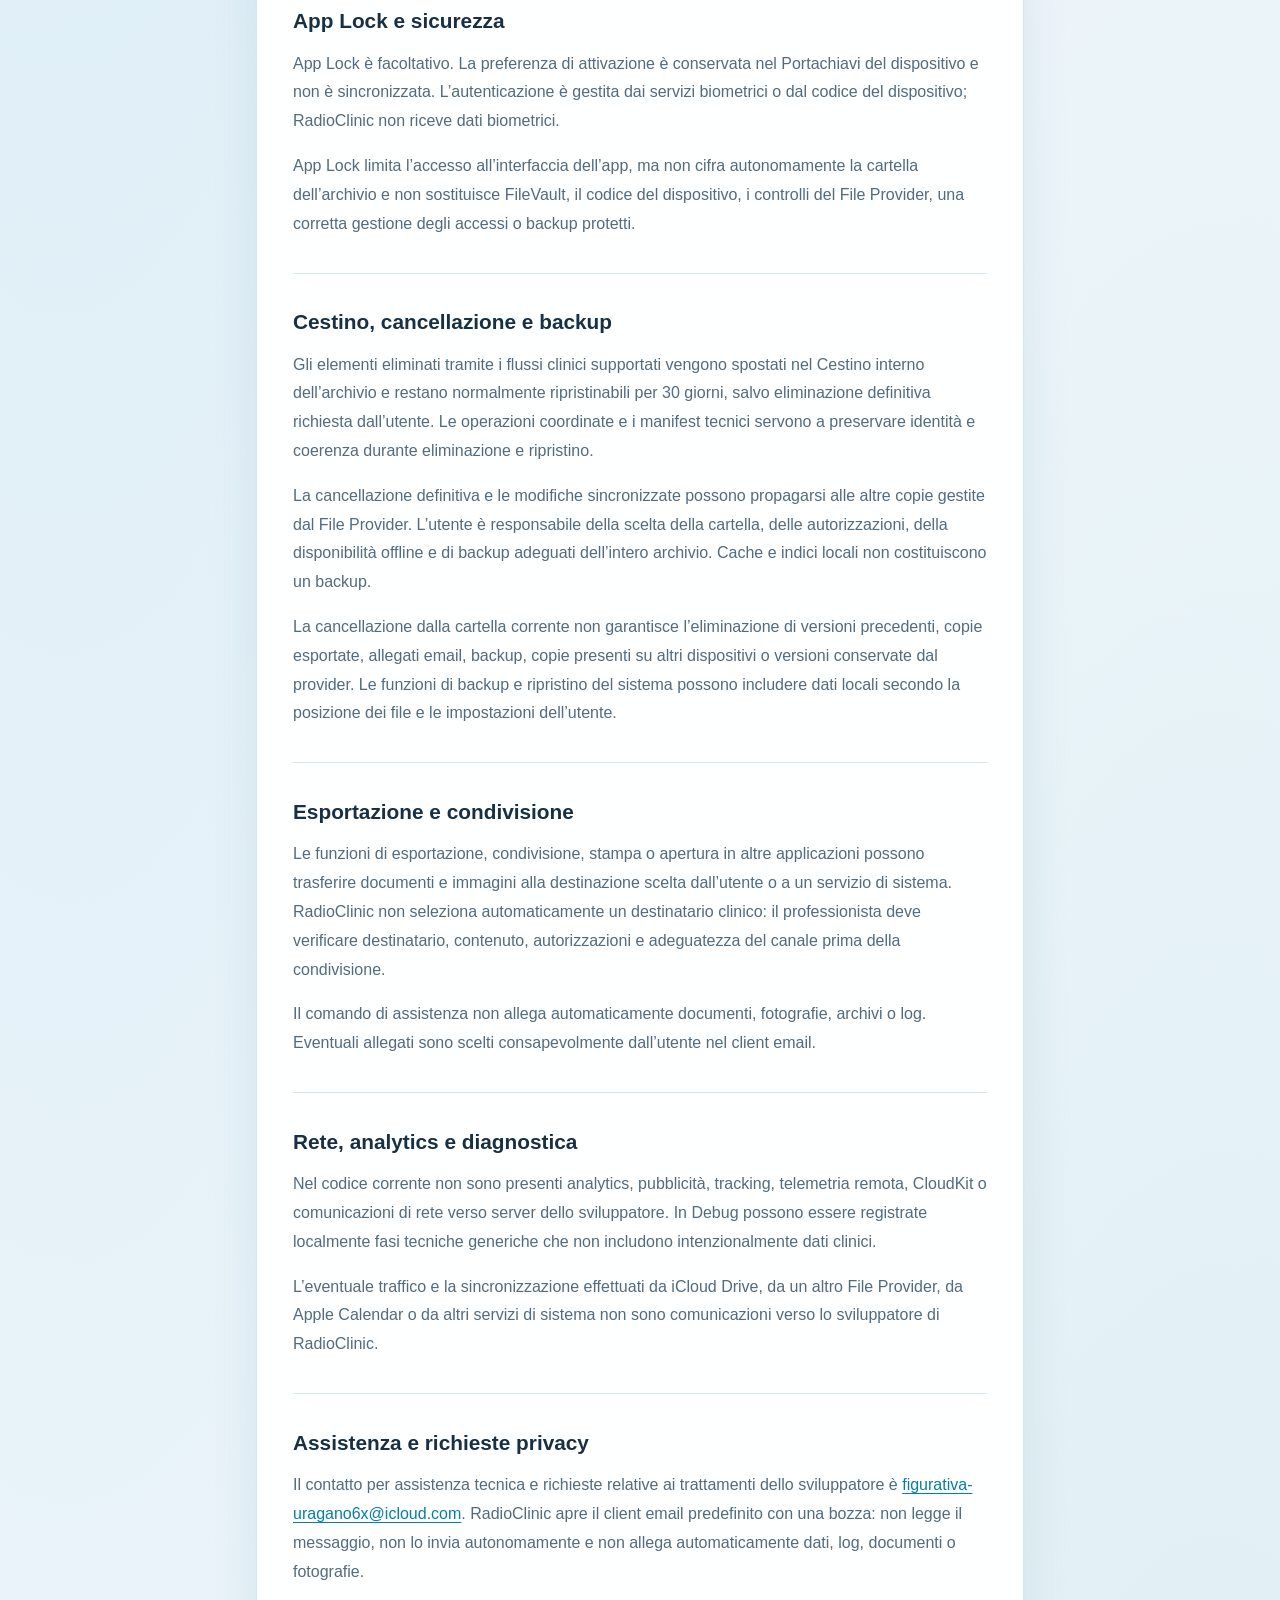
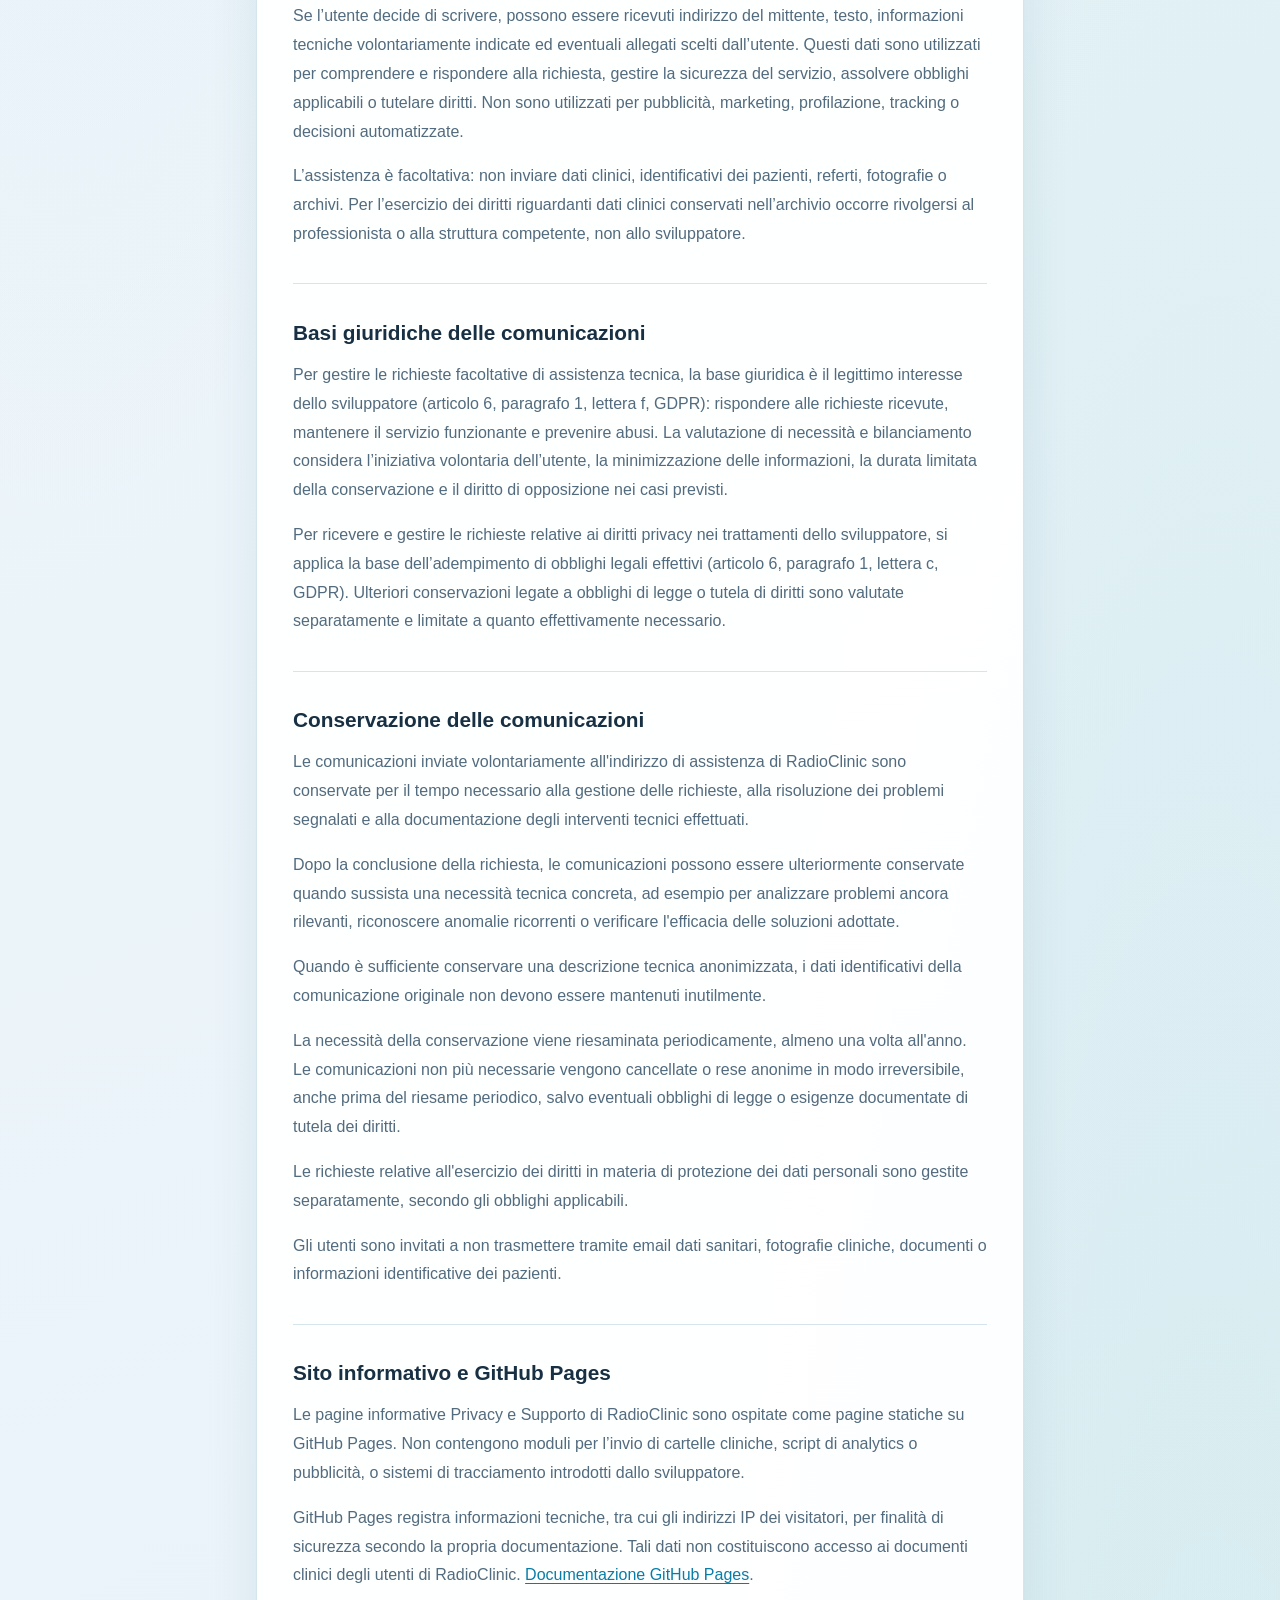
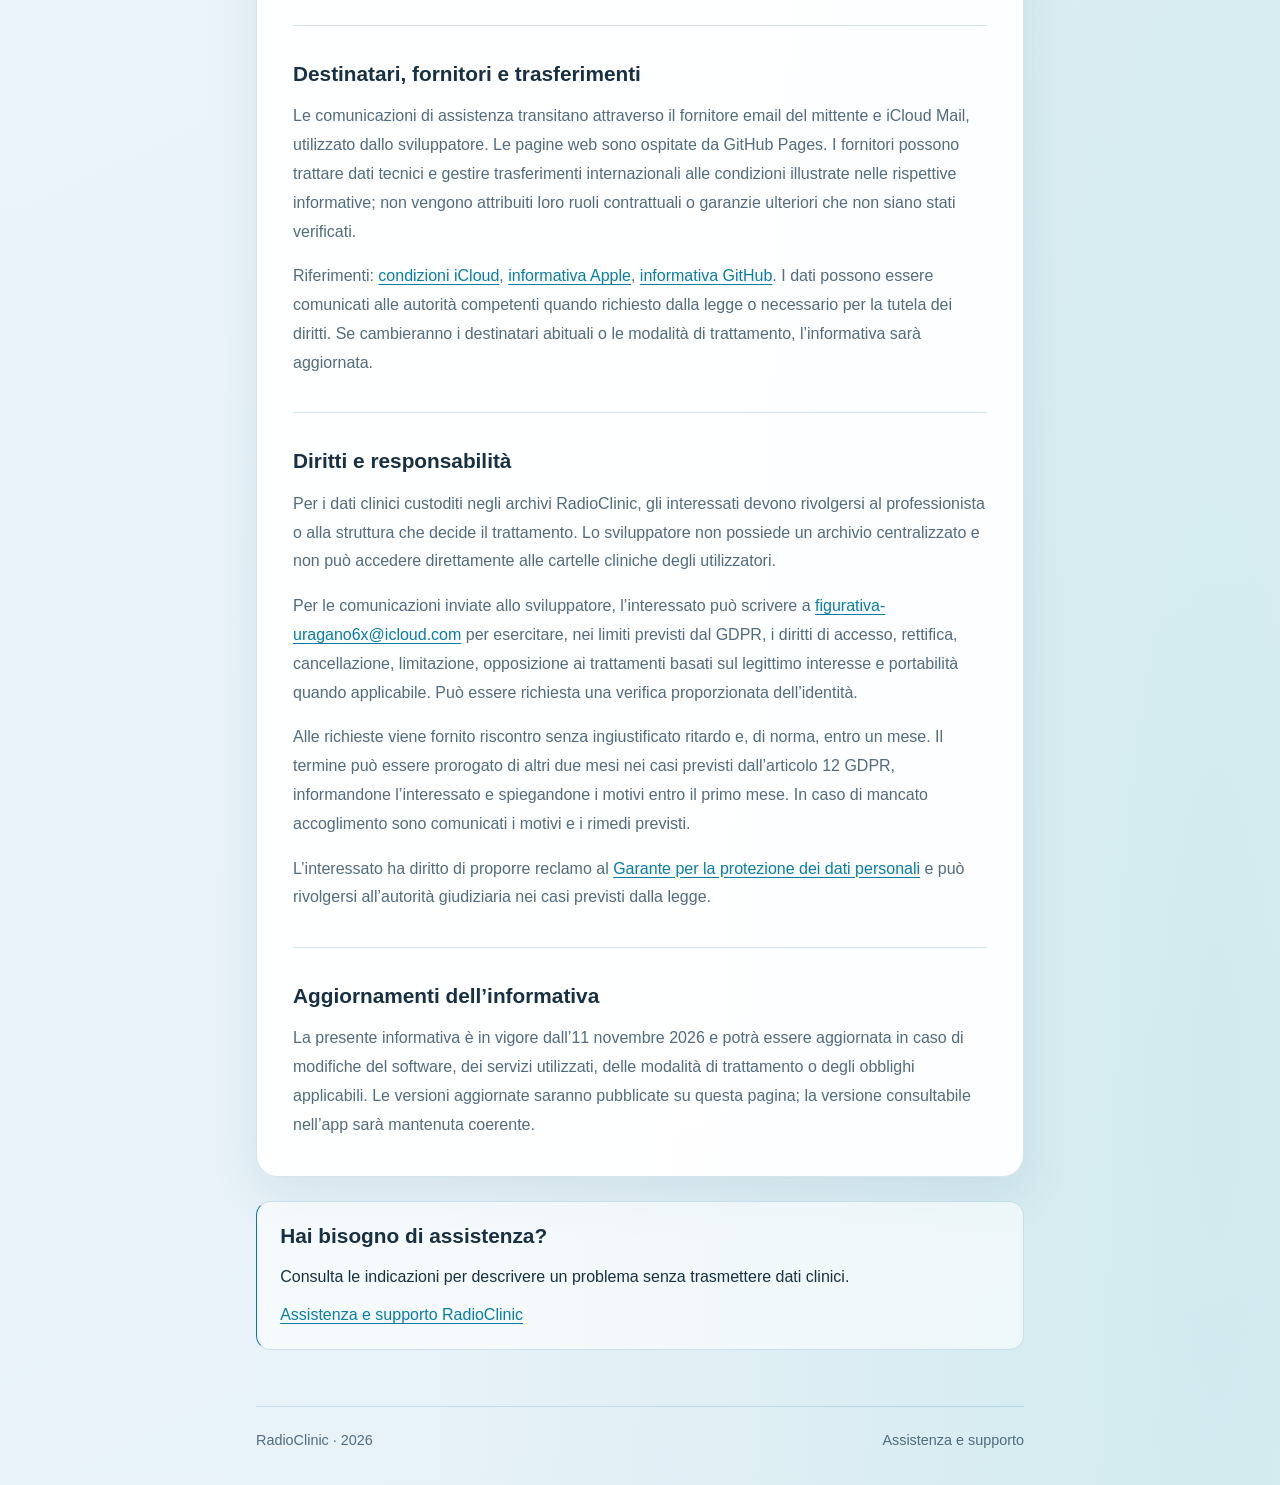
<file: radioclinic/privacy/index.html>
<!doctype html>
<html lang="it">
<head>
    <meta charset="utf-8">
    <meta name="viewport" content="width=device-width, initial-scale=1">
    <meta name="color-scheme" content="light dark">
    <title>RadioClinic — Privacy e trattamento dei dati</title>
    <meta name="description" content="Informativa privacy preparatoria di RadioClinic.">
    <link rel="stylesheet" href="../assets/styles.css">
</head>
<body>
<a class="skip-link" href="#contenuto">Vai al contenuto</a>
<div class="container">
    <header class="site-header">
        <p class="brand">RadioClinic</p>
        <p class="brand-description">Archivio clinico professionale per macOS, iPhone e iPad</p>
    </header>
    <main id="contenuto">
        <h1>Privacy e trattamento dei dati</h1>
        <p class="intro">Informazioni sul funzionamento di RadioClinic, sulla gestione dei dati e sui servizi di assistenza.</p>
        <aside class="notice" role="note"><strong>In vigore dall’11 novembre 2026</strong><p>Ultima revisione: 12 novembre 2026.</p><p>Questa informativa illustra la gestione dei dati da parte di RadioClinic e le comunicazioni facoltative di assistenza. Per i dati clinici dei pazienti resta competente il professionista o la struttura titolare del relativo archivio.</p></aside>
        <article class="policy-document">
                        <section class="policy-section"><h2>Versione e ambito</h2><p>Informativa in vigore dall’11 novembre 2026. RadioClinic è sviluppata e fornita da Marco Sapienza, medico libero professionista, in qualità di sviluppatore individuale. Il presente testo descrive il trattamento dei dati relativo al software, alle comunicazioni facoltative di assistenza e alle pagine informative.</p><p>Questa informativa non sostituisce quella che il professionista o la struttura deve fornire ai pazienti per il trattamento dei dati sanitari nella propria attività. Non costituisce certificazione di conformità GDPR né approvazione di Apple.</p></section>
                        <section class="policy-section"><h2>Ruoli e finalità</h2><p>Il professionista o la struttura che utilizza RadioClinic determina finalità, modalità e tempi di conservazione dei dati clinici presenti nel proprio archivio. Marco Sapienza, come sviluppatore e distributore del software, non diventa automaticamente titolare o responsabile del trattamento di tali archivi.</p><p>Nel funzionamento ordinario RadioClinic non trasmette allo sviluppatore le cartelle cliniche. Marco Sapienza è invece referente per le informazioni comunicate volontariamente all’assistenza e per le richieste privacy relative ai trattamenti effettuati direttamente dallo sviluppatore.</p></section>
            <section class="policy-section"><h2>Dati trattati</h2><p>RadioClinic può trattare dati anagrafici e di contatto dei pazienti, cartelle cliniche, visite, referti, appuntamenti, attività, entrate, note, consensi, documenti PDF, immagini e relativi metadati. L’app utilizza identificativi tecnici, tra cui UUID, per mantenere coerenti pazienti, attività, documenti e operazioni di ripristino.</p><p>Il profilo professionale e i modelli configurati dall’utente possono contenere nome, qualifica, iscrizione professionale, firma o immagine e testi destinati ai documenti.</p></section>
            <section class="policy-section"><h2>Archivio scelto dall’utente</h2><p>L’archivio principale è file-first e si trova nella cartella scelta esplicitamente dall’utente mediante gli strumenti di sistema. Pazienti, dati clinici, documenti, immagini, appuntamenti, entrate, profilo condiviso, manifest e Cestino sono conservati in tale archivio.</p><p>La cartella può essere locale oppure fornita da un File Provider, incluso iCloud Drive. In quest’ultimo caso sincronizzazione, disponibilità offline, copie remote, versioni e conservazione dipendono dal provider scelto e dalle impostazioni dell’utente. RadioClinic non utilizza CloudKit né un backend proprietario per l’archivio.</p></section>
            <section class="policy-section"><h2>Dati locali, cache e ricerca</h2><p>Nel container privato dell’app possono essere conservati preferenze, bookmark della cartella, configurazioni dell’interfaccia, miniature, anteprime, cache e indici SQLite/FTS5. Questi elementi servono a riaprire l’archivio e rendere più rapide ricerca e consultazione; gli indici e le anteprime sono ricostruibili dai file disponibili.</p><p>L’OCR dei documenti e l’analisi delle immagini usano framework Apple sul dispositivo. Le funzioni di assistenza testuale basate su Apple Intelligence, quando disponibili e avviate dall’utente, usano il modello di sistema. Il codice di RadioClinic non invia questi contenuti a un servizio dello sviluppatore.</p></section>
            <section class="policy-section"><h2>Fotocamera, Foto e importazioni</h2><p>Su iPhone e iPad l’utente può acquisire fotografie con la Fotocamera o selezionare elementi tramite PhotosPicker. RadioClinic accede agli elementi scelti o acquisiti per importarli nell’archivio indicato dall’utente. I file temporanei di lavorazione vengono creati nei container gestiti dal sistema e rimossi quando non più necessari secondo il flusso dell’app e del sistema operativo.</p><p>Immagini e documenti possono contenere metadati personali o sensibili. RadioClinic non dichiara una rimozione universale di tutti i metadati: il professionista deve controllare contenuti e destinazione prima di importare, esportare o condividere un file.</p></section>
            <section class="policy-section"><h2>Agenda e servizi di sistema</h2><p>L’integrazione EventKit è facoltativa e richiede autorizzazione. Quando attivata, RadioClinic può pubblicare in Apple Calendar titolo con nome, cognome e categoria del paziente, oltre a data, ora e durata. Le note cliniche non vengono inserite nell’evento. I dati presenti in Calendario sono poi gestiti da Apple e dagli account calendario configurati dall’utente.</p><p>I selettori di documenti, i servizi biometrici, il Portachiavi, i provider di file e le funzioni di condivisione sono servizi del sistema operativo e restano soggetti alle impostazioni e alle informative dei relativi fornitori.</p></section>
            <section class="policy-section"><h2>Share Extension e Inbox</h2><p>La Share Extension riceve soltanto PDF e immagini che l’utente decide di condividere con RadioClinic. Gli elementi vengono copiati in un’area App Group condivisa fra estensione e app e presentati nella Inbox per la successiva classificazione. Non vengono inviati automaticamente allo sviluppatore o ad altri destinatari.</p></section>
            <section class="policy-section"><h2>App Lock e sicurezza</h2><p>App Lock è facoltativo. La preferenza di attivazione è conservata nel Portachiavi del dispositivo e non è sincronizzata. L’autenticazione è gestita dai servizi biometrici o dal codice del dispositivo; RadioClinic non riceve dati biometrici.</p><p>App Lock limita l’accesso all’interfaccia dell’app, ma non cifra autonomamente la cartella dell’archivio e non sostituisce FileVault, il codice del dispositivo, i controlli del File Provider, una corretta gestione degli accessi o backup protetti.</p></section>
            <section class="policy-section"><h2>Cestino, cancellazione e backup</h2><p>Gli elementi eliminati tramite i flussi clinici supportati vengono spostati nel Cestino interno dell’archivio e restano normalmente ripristinabili per 30 giorni, salvo eliminazione definitiva richiesta dall’utente. Le operazioni coordinate e i manifest tecnici servono a preservare identità e coerenza durante eliminazione e ripristino.</p><p>La cancellazione definitiva e le modifiche sincronizzate possono propagarsi alle altre copie gestite dal File Provider. L’utente è responsabile della scelta della cartella, delle autorizzazioni, della disponibilità offline e di backup adeguati dell’intero archivio. Cache e indici locali non costituiscono un backup.</p><p>La cancellazione dalla cartella corrente non garantisce l’eliminazione di versioni precedenti, copie esportate, allegati email, backup, copie presenti su altri dispositivi o versioni conservate dal provider. Le funzioni di backup e ripristino del sistema possono includere dati locali secondo la posizione dei file e le impostazioni dell’utente.</p></section>
            <section class="policy-section"><h2>Esportazione e condivisione</h2><p>Le funzioni di esportazione, condivisione, stampa o apertura in altre applicazioni possono trasferire documenti e immagini alla destinazione scelta dall’utente o a un servizio di sistema. RadioClinic non seleziona automaticamente un destinatario clinico: il professionista deve verificare destinatario, contenuto, autorizzazioni e adeguatezza del canale prima della condivisione.</p><p>Il comando di assistenza non allega automaticamente documenti, fotografie, archivi o log. Eventuali allegati sono scelti consapevolmente dall’utente nel client email.</p></section>
            <section class="policy-section"><h2>Rete, analytics e diagnostica</h2><p>Nel codice corrente non sono presenti analytics, pubblicità, tracking, telemetria remota, CloudKit o comunicazioni di rete verso server dello sviluppatore. In Debug possono essere registrate localmente fasi tecniche generiche che non includono intenzionalmente dati clinici.</p><p>L’eventuale traffico e la sincronizzazione effettuati da iCloud Drive, da un altro File Provider, da Apple Calendar o da altri servizi di sistema non sono comunicazioni verso lo sviluppatore di RadioClinic.</p></section>
                        <section class="policy-section"><h2>Assistenza e richieste privacy</h2><p>Il contatto per assistenza tecnica e richieste relative ai trattamenti dello sviluppatore è <a href="mailto:figurativa-uragano6x@icloud.com">figurativa-uragano6x@icloud.com</a>. RadioClinic apre il client email predefinito con una bozza: non legge il messaggio, non lo invia autonomamente e non allega automaticamente dati, log, documenti o fotografie.</p><p>Se l’utente decide di scrivere, possono essere ricevuti indirizzo del mittente, testo, informazioni tecniche volontariamente indicate ed eventuali allegati scelti dall’utente. Questi dati sono utilizzati per comprendere e rispondere alla richiesta, gestire la sicurezza del servizio, assolvere obblighi applicabili o tutelare diritti. Non sono utilizzati per pubblicità, marketing, profilazione, tracking o decisioni automatizzate.</p><p>L’assistenza è facoltativa: non inviare dati clinici, identificativi dei pazienti, referti, fotografie o archivi. Per l’esercizio dei diritti riguardanti dati clinici conservati nell’archivio occorre rivolgersi al professionista o alla struttura competente, non allo sviluppatore.</p></section>
                        <section class="policy-section"><h2>Basi giuridiche delle comunicazioni</h2><p>Per gestire le richieste facoltative di assistenza tecnica, la base giuridica è il legittimo interesse dello sviluppatore (articolo 6, paragrafo 1, lettera f, GDPR): rispondere alle richieste ricevute, mantenere il servizio funzionante e prevenire abusi. La valutazione di necessità e bilanciamento considera l’iniziativa volontaria dell’utente, la minimizzazione delle informazioni, la durata limitata della conservazione e il diritto di opposizione nei casi previsti.</p><p>Per ricevere e gestire le richieste relative ai diritti privacy nei trattamenti dello sviluppatore, si applica la base dell’adempimento di obblighi legali effettivi (articolo 6, paragrafo 1, lettera c, GDPR). Ulteriori conservazioni legate a obblighi di legge o tutela di diritti sono valutate separatamente e limitate a quanto effettivamente necessario.</p></section>
            <section class="policy-section"><h2>Conservazione delle comunicazioni</h2><p>Le comunicazioni inviate volontariamente all'indirizzo di assistenza di RadioClinic sono conservate per il tempo necessario alla gestione delle richieste, alla risoluzione dei problemi segnalati e alla documentazione degli interventi tecnici effettuati.</p><p>Dopo la conclusione della richiesta, le comunicazioni possono essere ulteriormente conservate quando sussista una necessità tecnica concreta, ad esempio per analizzare problemi ancora rilevanti, riconoscere anomalie ricorrenti o verificare l'efficacia delle soluzioni adottate.</p><p>Quando è sufficiente conservare una descrizione tecnica anonimizzata, i dati identificativi della comunicazione originale non devono essere mantenuti inutilmente.</p><p>La necessità della conservazione viene riesaminata periodicamente, almeno una volta all'anno. Le comunicazioni non più necessarie vengono cancellate o rese anonime in modo irreversibile, anche prima del riesame periodico, salvo eventuali obblighi di legge o esigenze documentate di tutela dei diritti.</p><p>Le richieste relative all'esercizio dei diritti in materia di protezione dei dati personali sono gestite separatamente, secondo gli obblighi applicabili.</p><p>Gli utenti sono invitati a non trasmettere tramite email dati sanitari, fotografie cliniche, documenti o informazioni identificative dei pazienti.</p></section>
            <section class="policy-section"><h2>Sito informativo e GitHub Pages</h2><p>Le pagine informative Privacy e Supporto di RadioClinic sono ospitate come pagine statiche su GitHub Pages. Non contengono moduli per l’invio di cartelle cliniche, script di analytics o pubblicità, o sistemi di tracciamento introdotti dallo sviluppatore.</p><p>GitHub Pages registra informazioni tecniche, tra cui gli indirizzi IP dei visitatori, per finalità di sicurezza secondo la propria documentazione. Tali dati non costituiscono accesso ai documenti clinici degli utenti di RadioClinic. <a href="https://docs.github.com/en/pages/getting-started-with-github-pages/what-is-github-pages">Documentazione GitHub Pages</a>.</p></section>
            <section class="policy-section"><h2>Destinatari, fornitori e trasferimenti</h2><p>Le comunicazioni di assistenza transitano attraverso il fornitore email del mittente e iCloud Mail, utilizzato dallo sviluppatore. Le pagine web sono ospitate da GitHub Pages. I fornitori possono trattare dati tecnici e gestire trasferimenti internazionali alle condizioni illustrate nelle rispettive informative; non vengono attribuiti loro ruoli contrattuali o garanzie ulteriori che non siano stati verificati.</p><p>Riferimenti: <a href="https://www.apple.com/legal/internet-services/icloud/">condizioni iCloud</a>, <a href="https://www.apple.com/legal/privacy/it/">informativa Apple</a>, <a href="https://docs.github.com/en/site-policy/privacy-policies/github-general-privacy-statement">informativa GitHub</a>. I dati possono essere comunicati alle autorità competenti quando richiesto dalla legge o necessario per la tutela dei diritti. Se cambieranno i destinatari abituali o le modalità di trattamento, l’informativa sarà aggiornata.</p></section>
                        <section class="policy-section"><h2>Diritti e responsabilità</h2><p>Per i dati clinici custoditi negli archivi RadioClinic, gli interessati devono rivolgersi al professionista o alla struttura che decide il trattamento. Lo sviluppatore non possiede un archivio centralizzato e non può accedere direttamente alle cartelle cliniche degli utilizzatori.</p><p>Per le comunicazioni inviate allo sviluppatore, l’interessato può scrivere a <a href="mailto:figurativa-uragano6x@icloud.com">figurativa-uragano6x@icloud.com</a> per esercitare, nei limiti previsti dal GDPR, i diritti di accesso, rettifica, cancellazione, limitazione, opposizione ai trattamenti basati sul legittimo interesse e portabilità quando applicabile. Può essere richiesta una verifica proporzionata dell’identità.</p><p>Alle richieste viene fornito riscontro senza ingiustificato ritardo e, di norma, entro un mese. Il termine può essere prorogato di altri due mesi nei casi previsti dall’articolo 12 GDPR, informandone l’interessato e spiegandone i motivi entro il primo mese. In caso di mancato accoglimento sono comunicati i motivi e i rimedi previsti.</p><p>L’interessato ha diritto di proporre reclamo al <a href="https://www.garanteprivacy.it/home/diritti">Garante per la protezione dei dati personali</a> e può rivolgersi all’autorità giudiziaria nei casi previsti dalla legge.</p></section>
                        <section class="policy-section"><h2>Aggiornamenti dell’informativa</h2><p>La presente informativa è in vigore dall’11 novembre 2026 e potrà essere aggiornata in caso di modifiche del software, dei servizi utilizzati, delle modalità di trattamento o degli obblighi applicabili. Le versioni aggiornate saranno pubblicate su questa pagina; la versione consultabile nell’app sarà mantenuta coerente.</p></section>
        </article>
        <nav class="related-links" aria-label="Pagine RadioClinic">
            <h2>Hai bisogno di assistenza?</h2>
            <p>Consulta le indicazioni per descrivere un problema senza trasmettere dati clinici.</p>
            <p><a href="../supporto/">Assistenza e supporto RadioClinic</a></p>
        </nav>
    </main>
    <footer><span>RadioClinic · 2026</span><a href="../supporto/">Assistenza e supporto</a></footer>
</div>
</body>
</html>
</file>
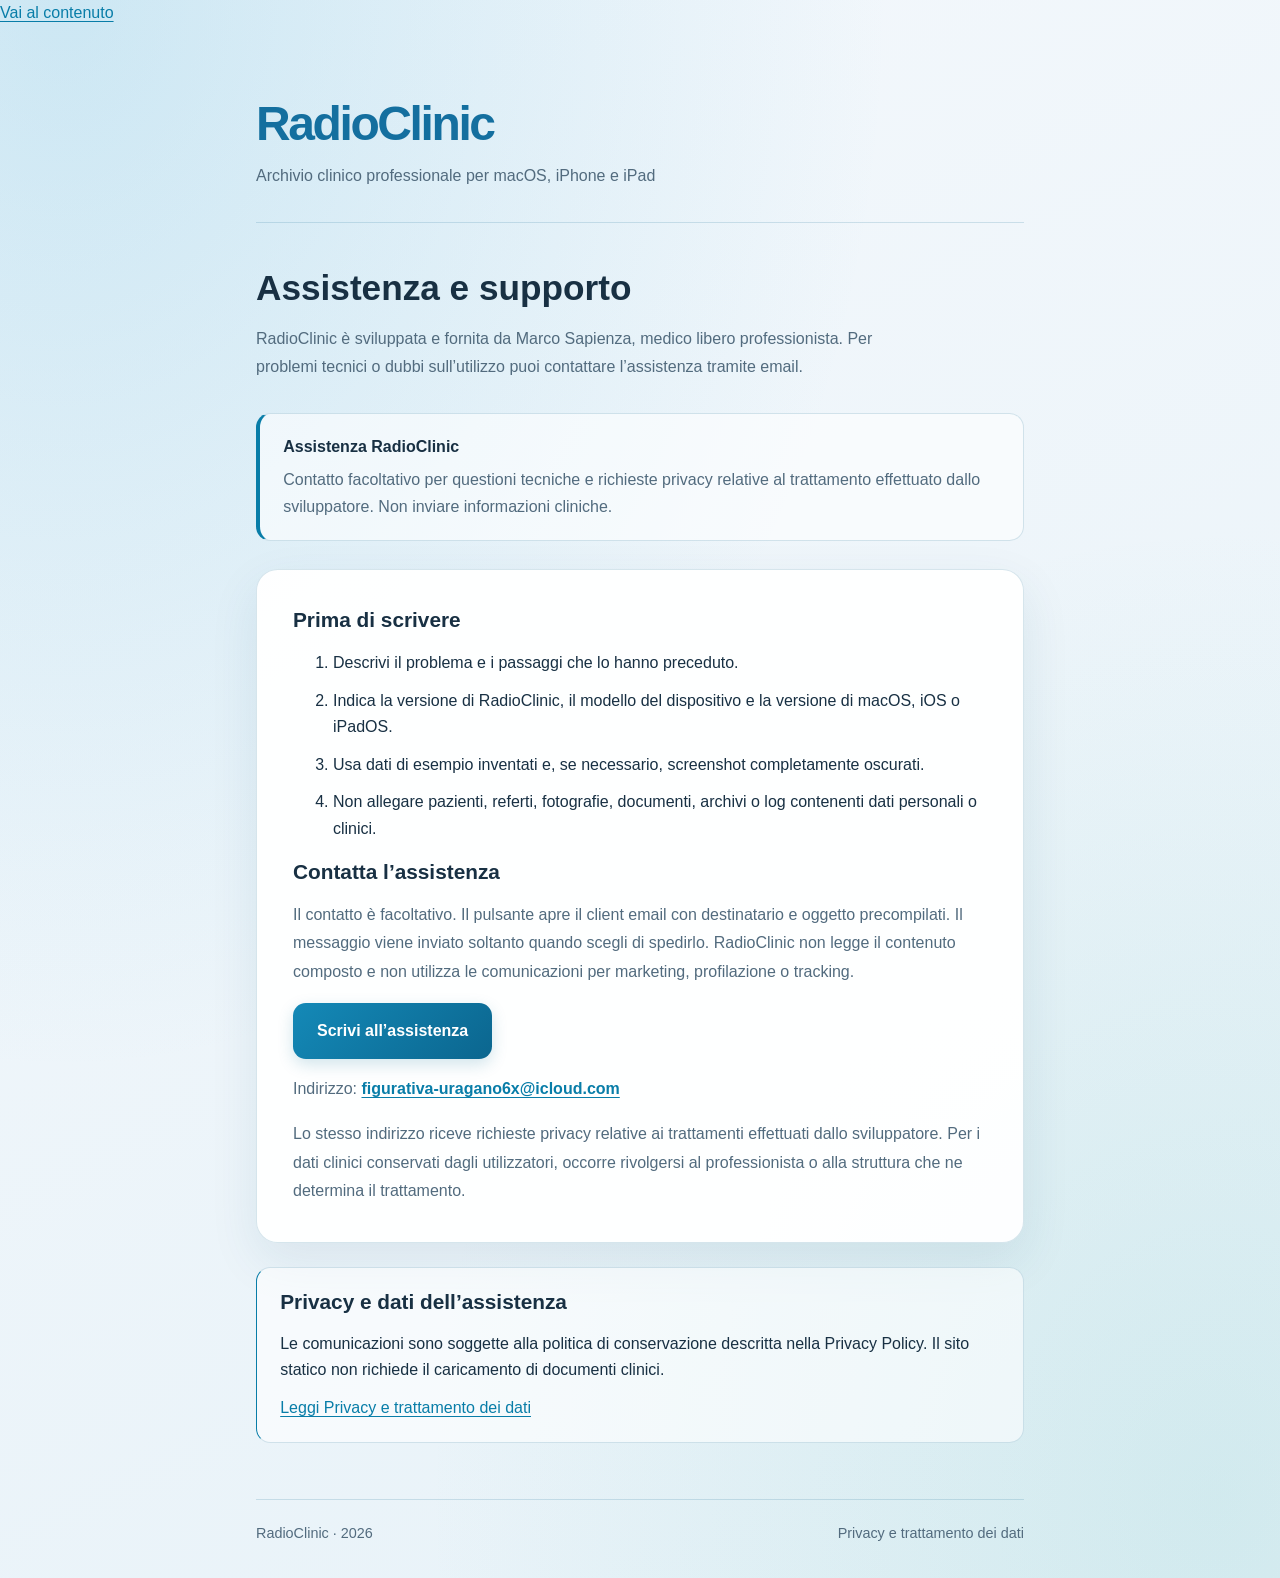
<file: radioclinic/supporto/index.html>
<!doctype html>
<html lang="it">
<head>
    <meta charset="utf-8">
    <meta name="viewport" content="width=device-width, initial-scale=1">
    <meta name="color-scheme" content="light dark">
    <title>RadioClinic — Assistenza e supporto</title>
    <meta name="description" content="Assistenza RadioClinic e indicazioni per segnalazioni prive di dati clinici.">
    <link rel="stylesheet" href="../assets/styles.css">
</head>
<body>
<a class="skip-link" href="#contenuto">Vai al contenuto</a>
<div class="container">
    <header class="site-header">
        <p class="brand">RadioClinic</p>
        <p class="brand-description">Archivio clinico professionale per macOS, iPhone e iPad</p>
    </header>
    <main id="contenuto">
        <h1>Assistenza e supporto</h1>
        <p class="intro">RadioClinic è sviluppata e fornita da Marco Sapienza, medico libero professionista. Per problemi tecnici o dubbi sull’utilizzo puoi contattare l’assistenza tramite email.</p>
        <aside class="notice" role="note"><strong>Assistenza RadioClinic</strong><p>Contatto facoltativo per questioni tecniche e richieste privacy relative al trattamento effettuato dallo sviluppatore. Non inviare informazioni cliniche.</p></aside>
        <section class="support-card">
            <h2>Prima di scrivere</h2>
            <ol class="steps">
                <li>Descrivi il problema e i passaggi che lo hanno preceduto.</li>
                <li>Indica la versione di RadioClinic, il modello del dispositivo e la versione di macOS, iOS o iPadOS.</li>
                <li>Usa dati di esempio inventati e, se necessario, screenshot completamente oscurati.</li>
                <li>Non allegare pazienti, referti, fotografie, documenti, archivi o log contenenti dati personali o clinici.</li>
            </ol>
            <h2>Contatta l’assistenza</h2>
            <p>Il contatto è facoltativo. Il pulsante apre il client email con destinatario e oggetto precompilati. Il messaggio viene inviato soltanto quando scegli di spedirlo. RadioClinic non legge il contenuto composto e non utilizza le comunicazioni per marketing, profilazione o tracking.</p>
            <p><a class="support-button" href="mailto:figurativa-uragano6x@icloud.com?subject=RadioClinic%20-%20Richiesta%20assistenza">Scrivi all’assistenza</a></p>
            <p>Indirizzo: <a class="email-address" href="mailto:figurativa-uragano6x@icloud.com">figurativa-uragano6x@icloud.com</a></p>
            <p>Lo stesso indirizzo riceve richieste privacy relative ai trattamenti effettuati dallo sviluppatore. Per i dati clinici conservati dagli utilizzatori, occorre rivolgersi al professionista o alla struttura che ne determina il trattamento.</p>
        </section>
        <nav class="related-links" aria-label="Pagine RadioClinic">
            <h2>Privacy e dati dell’assistenza</h2>
            <p>Le comunicazioni sono soggette alla politica di conservazione descritta nella Privacy Policy. Il sito statico non richiede il caricamento di documenti clinici.</p>
            <p><a href="../privacy/">Leggi Privacy e trattamento dei dati</a></p>
        </nav>
    </main>
    <footer><span>RadioClinic · 2026</span><a href="../privacy/">Privacy e trattamento dei dati</a></footer>
</div>
</body>
</html>
</file>
<file: radioclinic/assets/styles.css>
:root {
    color-scheme: light dark;
    --background: #f4f8fc;
    --background-end: #e7f2f8;
    --text: #183043;
    --muted: #526b7e;
    --brand: #146f9f;
    --accent: #087da8;
    --surface: rgba(255, 255, 255, 0.94);
    --surface-soft: rgba(255, 255, 255, 0.58);
    --border: rgba(50, 124, 162, 0.20);
    --shadow: 0 18px 50px rgba(27, 79, 109, 0.09);
    --font: -apple-system, BlinkMacSystemFont, "Segoe UI", sans-serif;
}

* { box-sizing: border-box; }

html {
    min-height: 100%;
    scroll-behavior: smooth;
}

body {
    min-height: 100vh;
    margin: 0;
    color: var(--text);
    background:
        radial-gradient(ellipse at 5% 0%, rgba(79, 178, 217, 0.24), transparent 48%),
        radial-gradient(ellipse at 95% 95%, rgba(74, 183, 178, 0.14), transparent 46%),
        linear-gradient(155deg, var(--background), var(--background-end));
    font-family: var(--font);
    font-size: 1rem;
    line-height: 1.65;
    -webkit-font-smoothing: antialiased;
}

a {
    color: var(--accent);
    text-underline-offset: 0.2em;
}

a:focus-visible {
    border-radius: 0.2rem;
    outline: 0.2rem solid var(--accent);
    outline-offset: 0.25rem;
}

.container {
    width: min(calc(100% - 2.5rem), 48rem);
    margin: 0 auto;
    padding: 4.5rem 0 2rem;
}

.site-header {
    padding-bottom: 2rem;
    margin-bottom: 2.75rem;
    border-bottom: 1px solid var(--border);
}

.brand {
    margin: 0;
    color: var(--brand);
    font-size: clamp(2.4rem, 8vw, 3rem);
    font-weight: 750;
    letter-spacing: -0.05em;
    line-height: 1.1;
}

.brand-description,
.intro,
.policy-section p,
.support-card p,
.notice p,
footer {
    color: var(--muted);
}

.brand-description { margin: 0.75rem 0 0; }

h1, h2, h3, p { overflow-wrap: anywhere; }
h1 { margin: 0 0 1rem; font-size: clamp(1.8rem, 6vw, 2.2rem); line-height: 1.2; }
h2 { margin: 0 0 0.9rem; font-size: 1.3rem; line-height: 1.35; }
.intro { max-width: 42rem; margin: 0 0 2rem; line-height: 1.75; }

.policy-document,
.support-card {
    padding: 2.25rem;
    border: 1px solid var(--border);
    border-radius: 1.35rem;
    background: var(--surface);
    box-shadow: var(--shadow);
}

.policy-section + .policy-section {
    padding-top: 2.15rem;
    margin-top: 2.15rem;
    border-top: 1px solid var(--border);
}

.policy-section p,
.support-card p { margin: 0 0 1rem; line-height: 1.8; }
.policy-section p:last-child,
.support-card p:last-child { margin-bottom: 0; }

.notice,
.related-links {
    padding: 1.25rem 1.45rem;
    margin: 0 0 1.75rem;
    border: 1px solid var(--border);
    border-left: 0.25rem solid var(--accent);
    border-radius: 0.9rem;
    background: var(--surface-soft);
}

.notice strong { display: block; margin-bottom: 0.45rem; }
.notice p, .related-links p { margin: 0 0 0.75rem; }
.notice p:last-child, .related-links p:last-child { margin-bottom: 0; }
.related-links { margin: 1.5rem 0 0; border-left-width: 1px; }

.support-button {
    display: inline-flex;
    min-height: 3.25rem;
    align-items: center;
    justify-content: center;
    padding: 0.85rem 1.5rem;
    border-radius: 0.8rem;
    color: #fff;
    background: linear-gradient(135deg, #1489b7, #0b668f);
    box-shadow: 0 0.35rem 1rem rgba(8, 104, 145, 0.18);
    font-weight: 650;
    text-decoration: none;
}

.support-button:hover { background: linear-gradient(135deg, #0d779f, #075777); }
.email-address { display: inline-block; overflow-wrap: anywhere; font-weight: 600; }
.steps li + li { margin-top: 0.7rem; }

footer {
    display: flex;
    flex-wrap: wrap;
    gap: 0.75rem 1.5rem;
    justify-content: space-between;
    padding-top: 1.4rem;
    margin-top: 3.5rem;
    border-top: 1px solid var(--border);
    font-size: 0.9rem;
}

footer a { color: inherit; text-decoration: none; }
footer a:hover { color: var(--accent); text-decoration: underline; }

@media (max-width: 40rem) {
    .container { width: min(calc(100% - 2rem), 48rem); padding-top: 2.4rem; }
    .site-header { margin-bottom: 2.1rem; }
    .policy-document, .support-card { padding: 1.55rem 1.35rem; border-radius: 1.1rem; }
    .support-button { width: 100%; }
    footer { margin-top: 2.75rem; }
}

@media (prefers-color-scheme: dark) {
    :root {
        --background: #0e1c28;
        --background-end: #172b3a;
        --text: #edf6fb;
        --muted: #b2c6d3;
        --brand: #76d0eb;
        --accent: #81d7ef;
        --surface: rgba(27, 44, 57, 0.96);
        --surface-soft: rgba(28, 50, 64, 0.68);
        --border: rgba(131, 205, 226, 0.18);
        --shadow: 0 18px 50px rgba(0, 0, 0, 0.18);
    }
}

@media (prefers-reduced-motion: reduce) {
    html { scroll-behavior: auto; }
}
</file>
